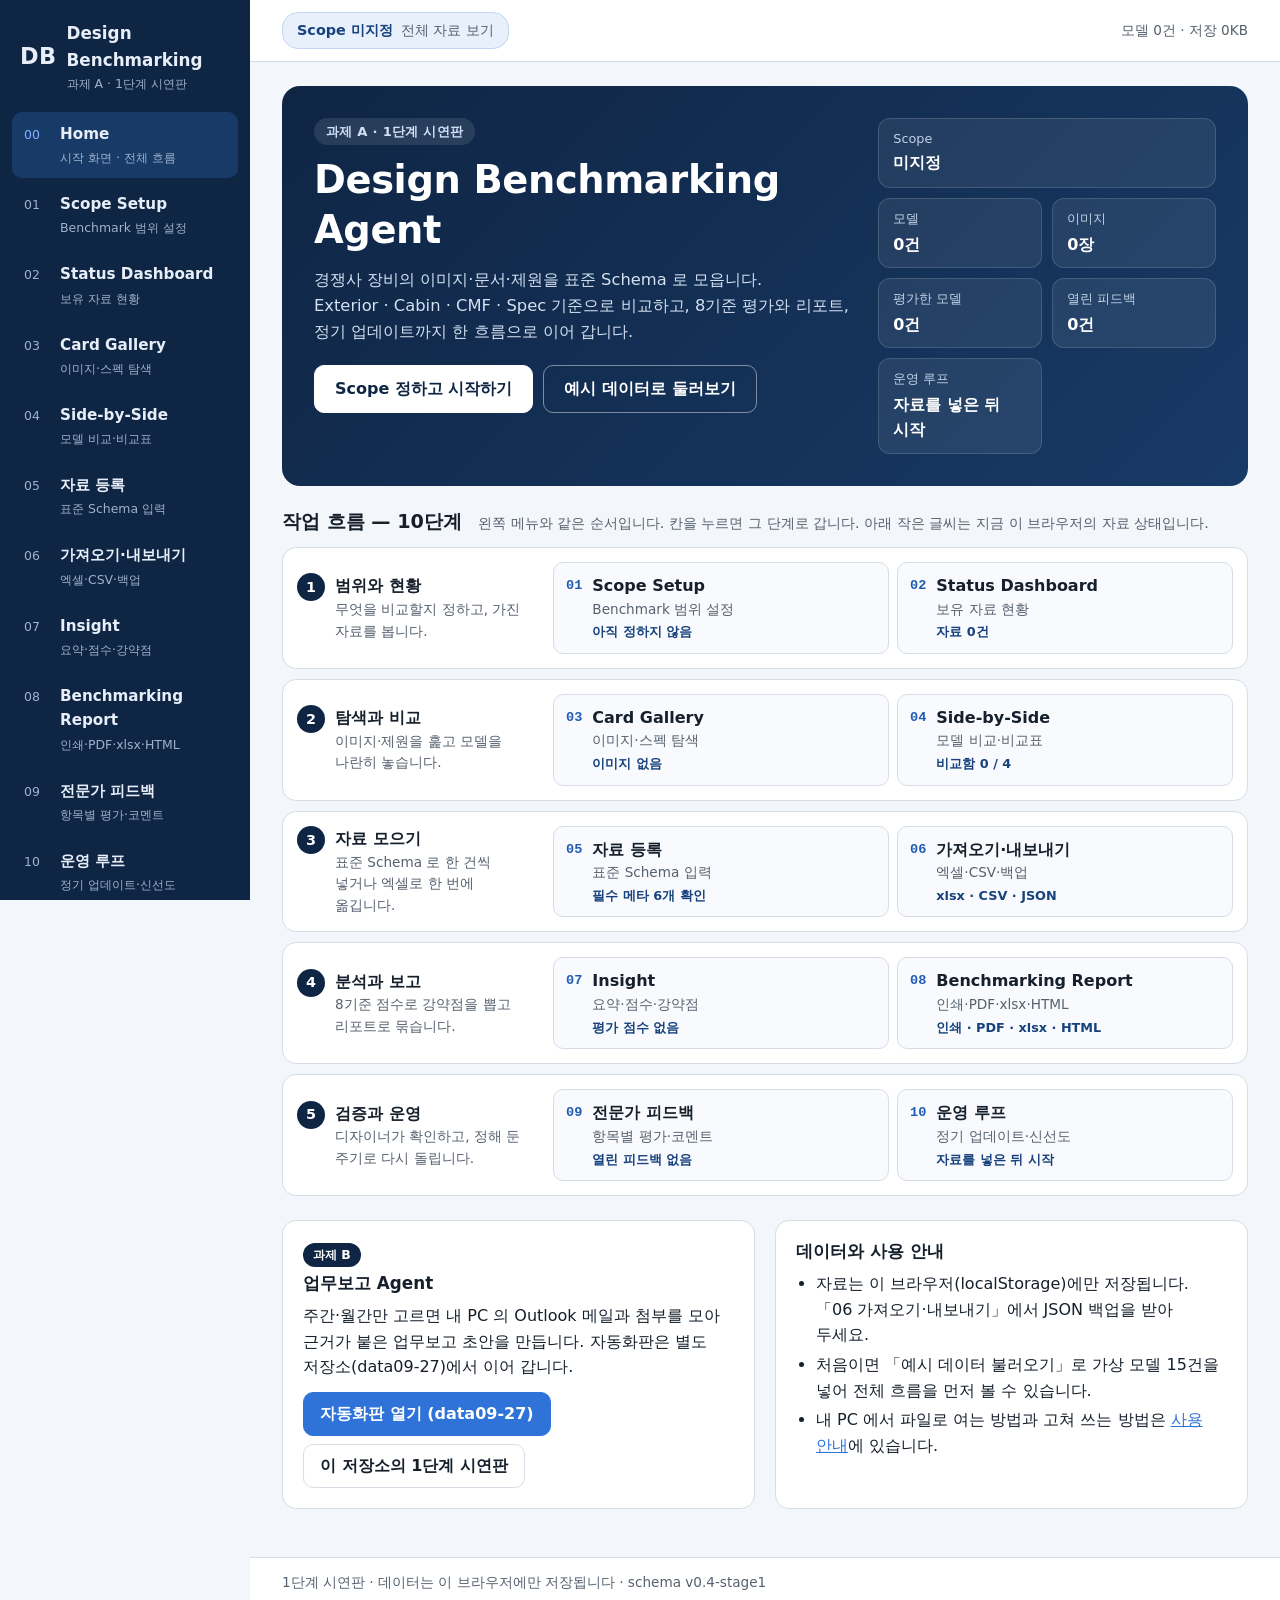
<file: index.html>
<!doctype html>
<html lang="ko">
<head>
  <meta charset="utf-8">
  <meta name="viewport" content="width=device-width, initial-scale=1">
  <title>Design Benchmarking Agent — 1단계</title>
  <meta name="description" content="Product Type·Tonnage·경쟁사·목적으로 Scope를 정하고, 경쟁사 장비 자료를 표준 Schema로 등록해 현황·갤러리·Side-by-Side 비교·비교표 내보내기를 하는 브라우저 도구(1단계 시연판)">
  <meta name="robots" content="noindex">
  <link rel="stylesheet" href="css/style.css">
</head>
<body>
  <a class="skip" href="#main">본문으로 건너뛰기</a>
  <div class="shell">
    <aside class="side" aria-label="주 메뉴">
      <a class="brand" href="#/home">
        <span class="brand-mark" aria-hidden="true">DB</span>
        <span class="brand-text">
          <span class="brand-name">Design Benchmarking</span>
          <span class="brand-sub">과제 A · 1단계 시연판</span>
        </span>
      </a>
      <nav class="nav" id="nav"></nav>
      <a class="side-switch" href="https://aebonlee.github.io/data09-27/">과제 B · 업무보고 Agent 로 <span class="side-switch-sub">data09-27 자동화판</span></a>
      <a class="side-switch" href="guide.html">내 PC 에서 쓰기 · 고쳐 쓰기 안내</a>
    </aside>

    <div class="body">
      <header class="topbar">
        <a class="scope-chip" id="scopeChip" href="#/scope"></a>
        <span class="topbar-note" id="storeNote"></span>
      </header>
      <div id="sampleBanner" class="sample-banner" hidden></div>
      <main id="main" class="main" tabindex="-1"></main>
      <footer class="site-footer">
        1단계 시연판 · 데이터는 이 브라우저에만 저장됩니다 · schema <span id="schemaVer"></span>
      </footer>
    </div>
  </div>

  <div id="toast" class="toast" role="status" aria-live="polite" hidden></div>

  <dialog id="dialog" class="dialog">
    <form method="dialog" class="dialog-body">
      <h2 id="dialogTitle"></h2>
      <div id="dialogContent"></div>
      <div class="dialog-actions" id="dialogActions"></div>
    </form>
  </dialog>

  <!-- 로컬 파일(file://)로 열어도 돌도록 module 이 아닌 일반 스크립트로 불러옵니다 -->
  <script src="vendor/xlsx.full.min.js"></script>
  <script src="js/logic.js"></script>
  <script src="js/sample-data.js"></script>
  <script src="js/store.js"></script>
  <script src="js/ai-endpoint.js"></script>
  <script src="js/ai-panel.js"></script>
  <script src="js/app.js"></script>
</body>
</html>
</file>
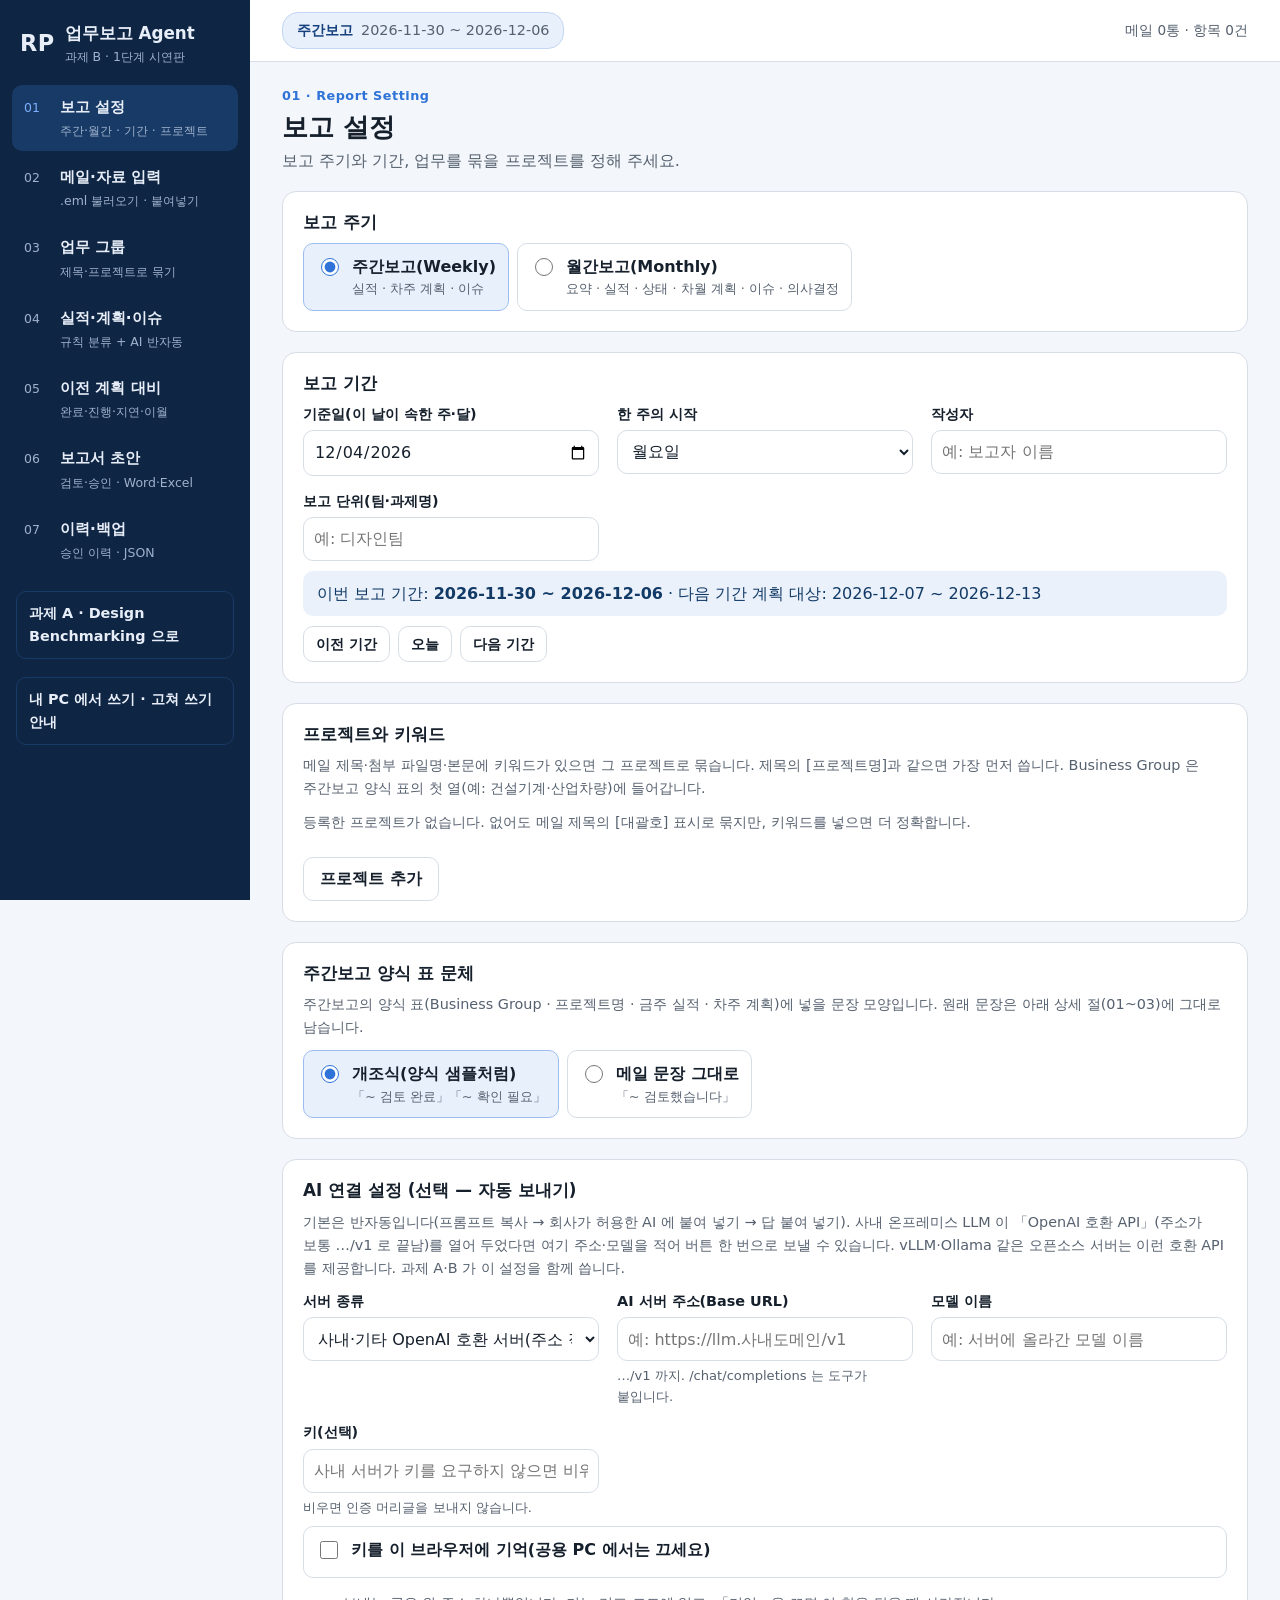
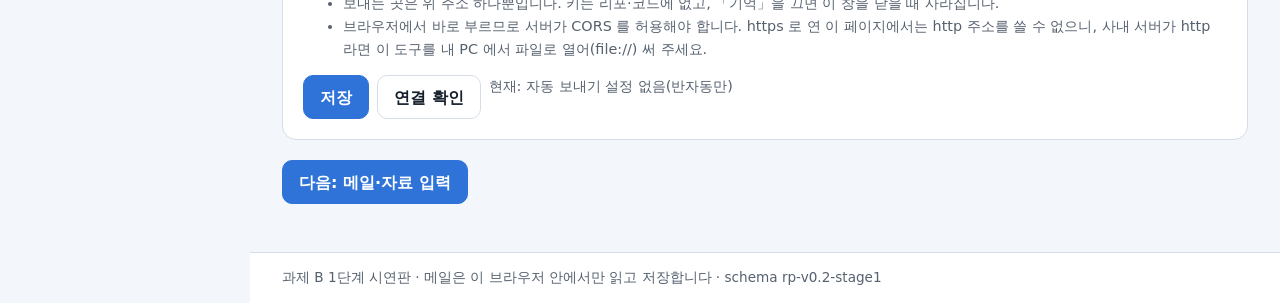
<file: report/index.html>
<!doctype html>
<html lang="ko">
<head>
  <meta charset="utf-8">
  <meta name="viewport" content="width=device-width, initial-scale=1">
  <title>업무보고 Agent — 과제 B</title>
  <meta name="description" content="Outlook 에서 저장한 메일(.eml)을 불러와 업무 단위로 묶고 실적·계획·이슈로 나눠, 근거 메일이 붙은 주간·월간 업무보고 초안을 만드는 브라우저 도구(과제 B 1단계 시연판)">
  <meta name="robots" content="noindex">
  <link rel="stylesheet" href="../css/style.css">
</head>
<body class="task-b">
  <a class="skip" href="#main">본문으로 건너뛰기</a>
  <div class="shell">
    <aside class="side" aria-label="주 메뉴">
      <a class="brand" href="#/setup">
        <span class="brand-mark" aria-hidden="true">RP</span>
        <span class="brand-text">
          <span class="brand-name">업무보고 Agent</span>
          <span class="brand-sub">과제 B · 1단계 시연판</span>
        </span>
      </a>
      <nav class="nav" id="nav"></nav>
      <a class="side-switch" href="../index.html">과제 A · Design Benchmarking 으로</a>
      <a class="side-switch" href="../guide.html">내 PC 에서 쓰기 · 고쳐 쓰기 안내</a>
    </aside>

    <div class="body">
      <header class="topbar">
        <a class="scope-chip" id="scopeChip" href="#/setup"></a>
        <span class="topbar-note" id="storeNote"></span>
      </header>
      <div id="sampleBanner" class="sample-banner" hidden></div>
      <main id="main" class="main" tabindex="-1"></main>
      <footer class="site-footer">
        과제 B 1단계 시연판 · 메일은 이 브라우저 안에서만 읽고 저장합니다 · schema <span id="schemaVer"></span>
      </footer>
    </div>
  </div>

  <div id="toast" class="toast" role="status" aria-live="polite" hidden></div>

  <dialog id="dialog" class="dialog">
    <form method="dialog" class="dialog-body">
      <h2 id="dialogTitle"></h2>
      <div id="dialogContent"></div>
      <div class="dialog-actions" id="dialogActions"></div>
    </form>
  </dialog>

  <!-- 로컬 파일(file://)로 열어도 돌도록 module 이 아닌 일반 스크립트로 불러옵니다 -->
  <script src="../vendor/xlsx.full.min.js"></script>
  <script src="../js/report-logic.js"></script>
  <script src="../js/report-sample.js"></script>
  <script src="../js/ai-endpoint.js"></script>
  <script src="../js/ai-panel.js"></script>
  <script src="../js/report-app.js"></script>
</body>
</html>
</file>
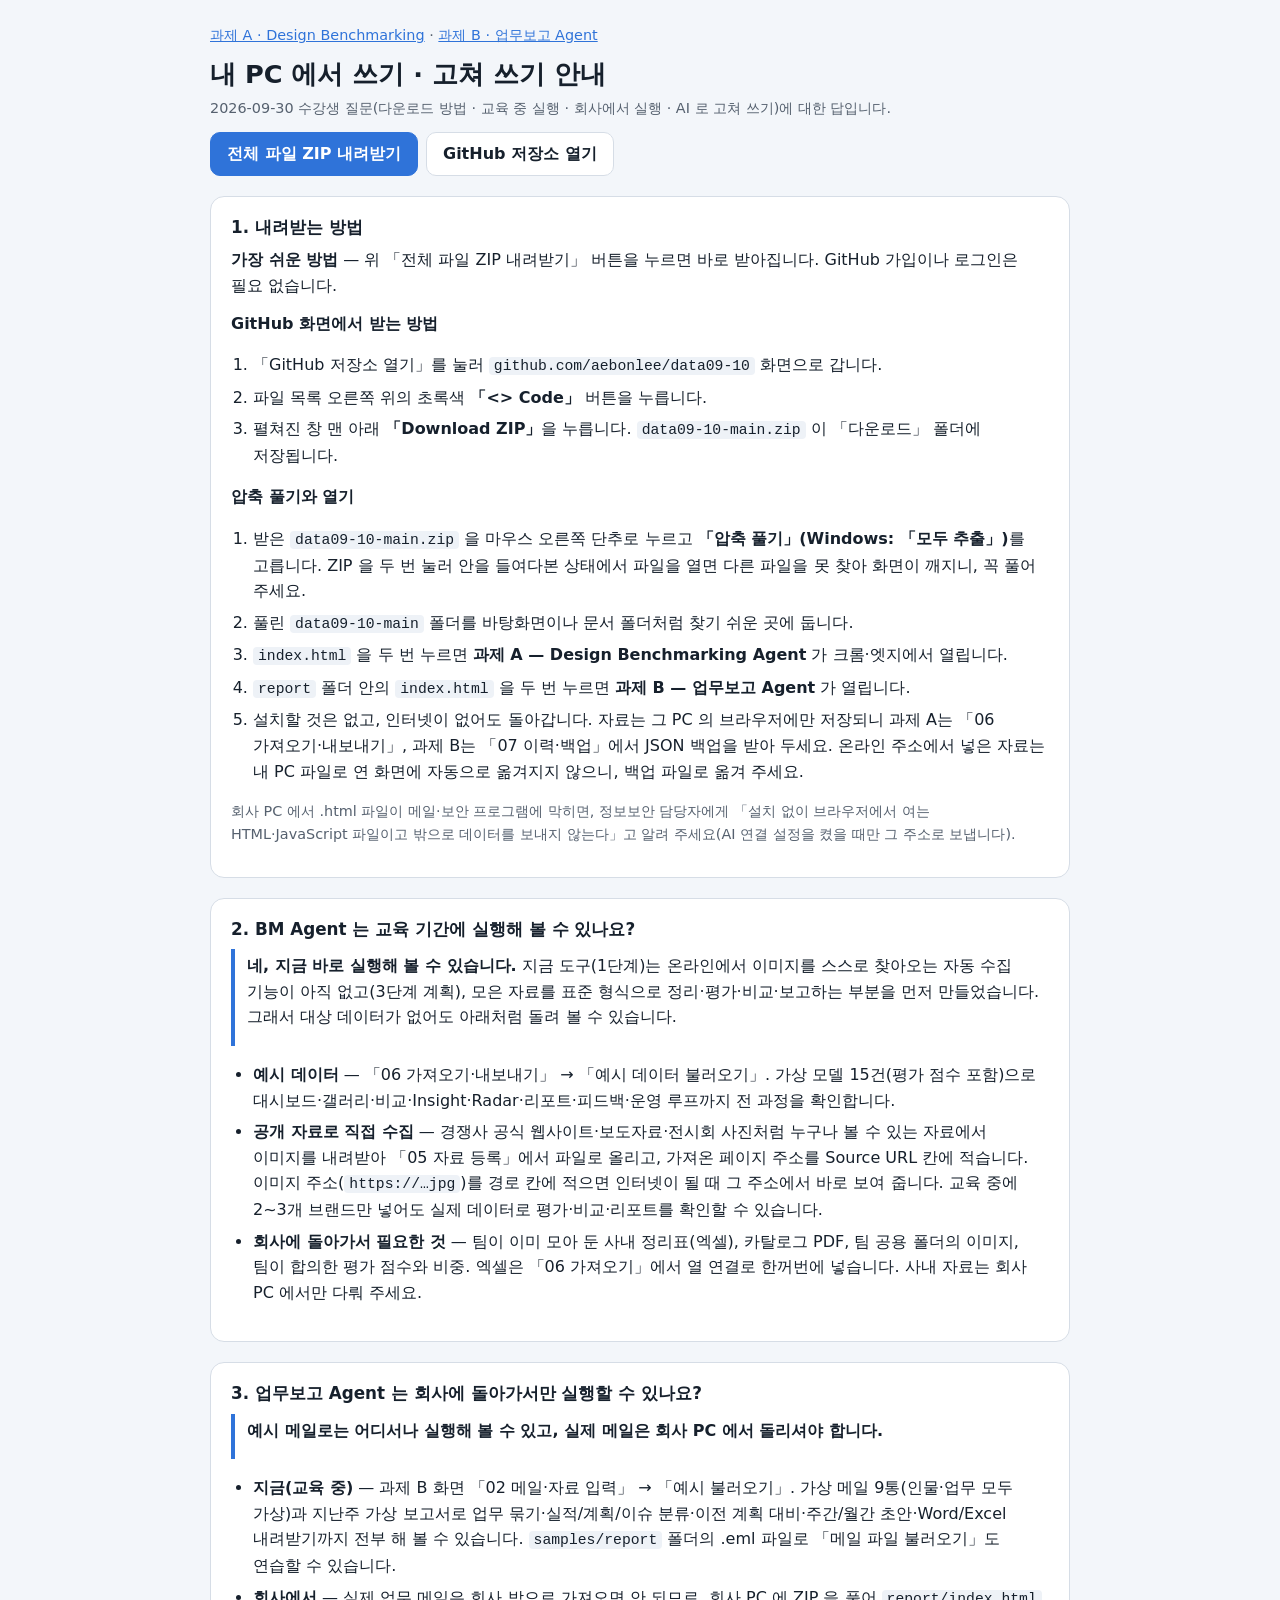
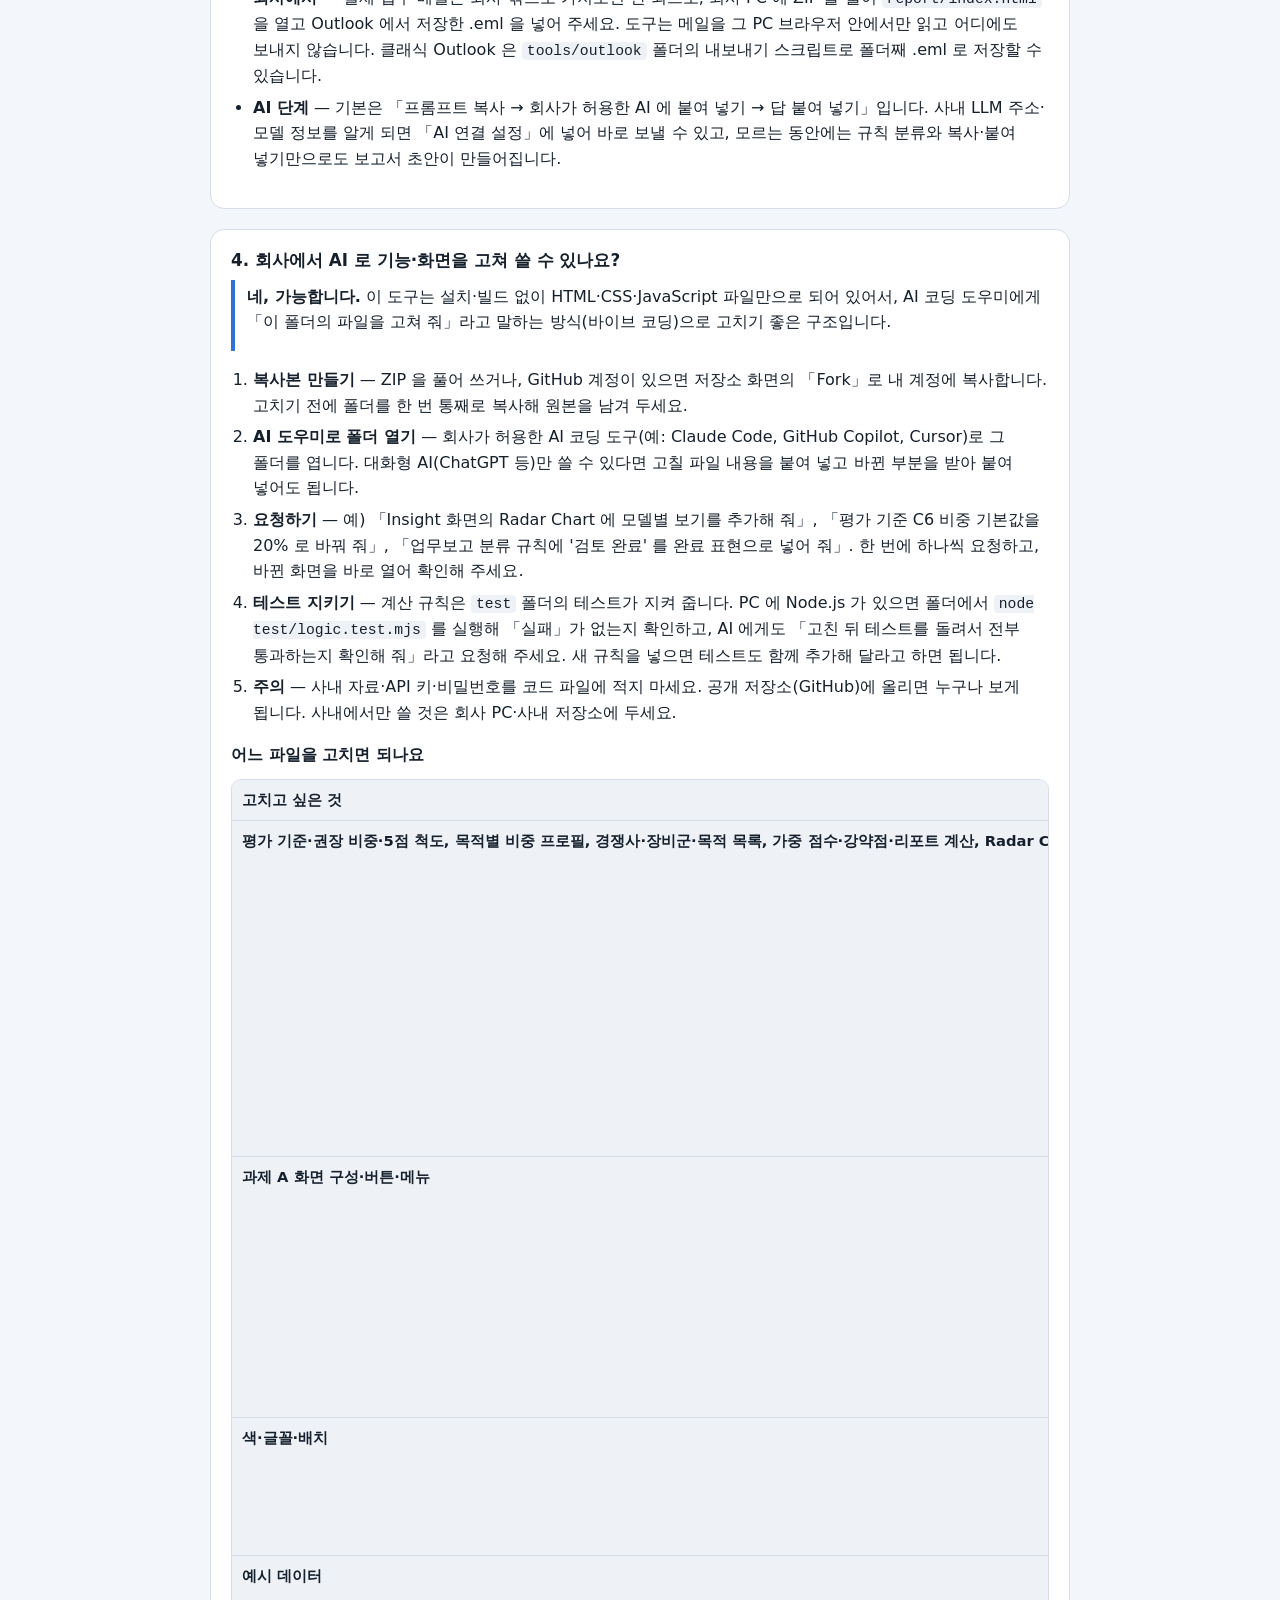
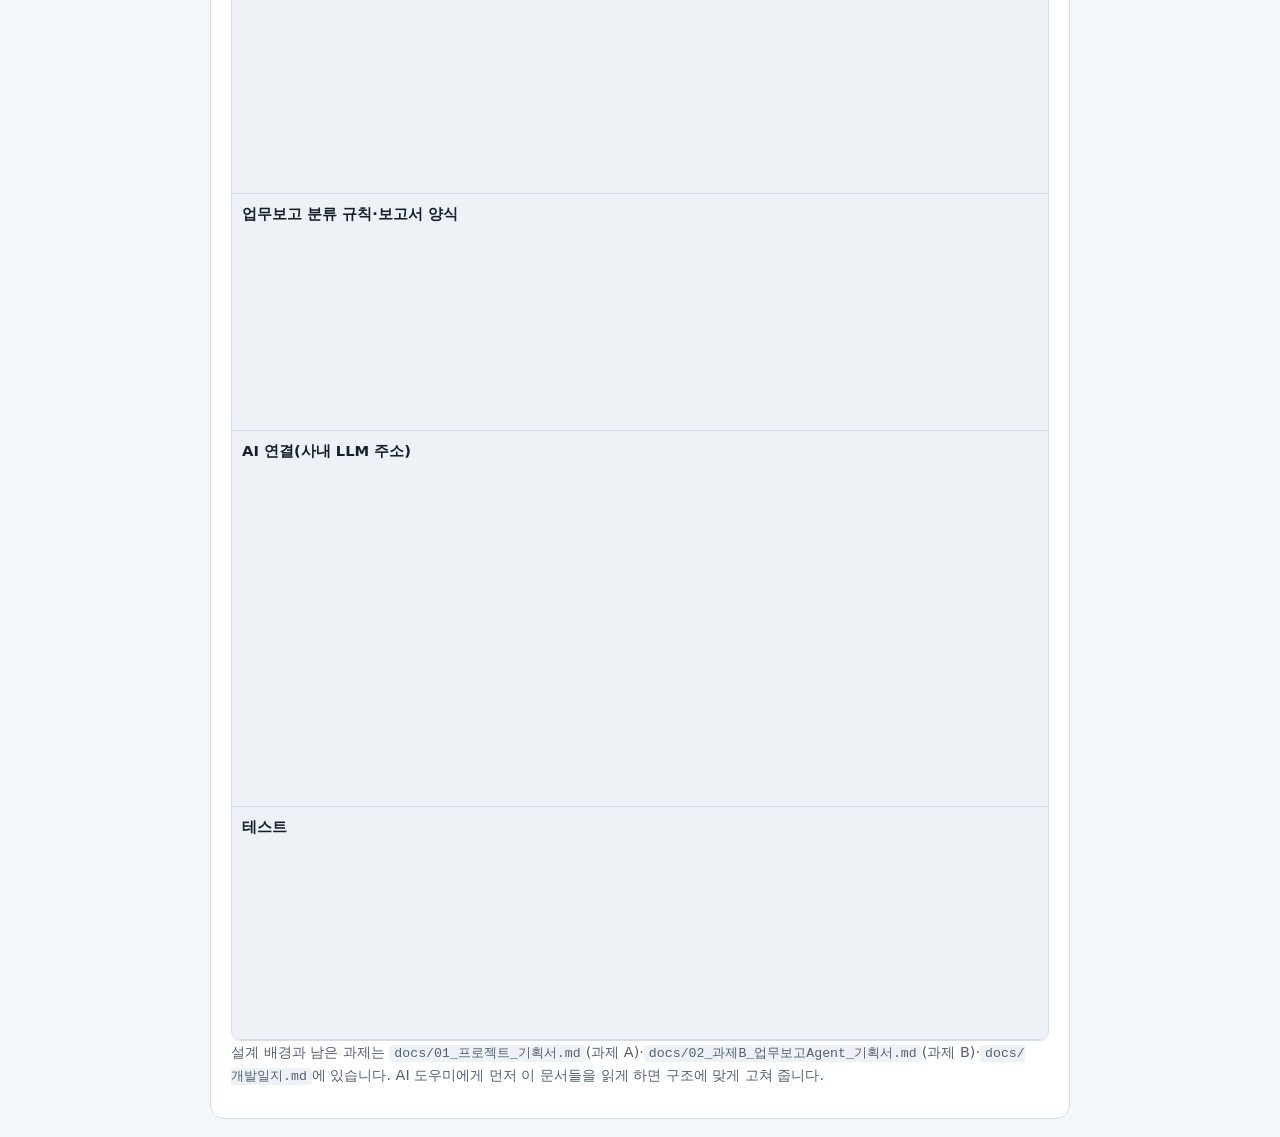
<file: guide.html>
<!doctype html>
<html lang="ko">
<head>
  <meta charset="utf-8">
  <meta name="viewport" content="width=device-width, initial-scale=1">
  <title>내 PC 에서 쓰기 — Design Benchmarking · 업무보고 Agent</title>
  <meta name="description" content="data09-10 도구를 내 PC 로 내려받아 쓰는 방법, 교육 기간·회사에서 실행할 수 있는 범위, AI 로 고쳐 쓰는 방법">
  <meta name="robots" content="noindex">
  <link rel="stylesheet" href="css/style.css">
  <style>
    .guide { max-width: calc(860px + 2 * var(--container-pad)); margin: 0 auto; padding: 24px var(--container-pad) 56px; }
    .guide h1 { font-size: 1.6rem; margin: 0 0 6px; }
    .guide h2 { margin-top: 0; }
    .guide ol, .guide ul { padding-left: 22px; }
    .guide li { margin: 6px 0; }
    .guide li > p, .guide .card > p { white-space: normal; }
    .guide code { background: #eef2f7; border-radius: 4px; padding: 1px 5px; font-size: .92em; overflow-wrap: anywhere; }
    .guide .answer { border-left: 4px solid var(--primary); padding: 4px 0 4px 12px; margin: 8px 0 12px; }
    .guide .files td, .guide .files th { vertical-align: top; }
    .guide .top-links { display: flex; flex-wrap: wrap; gap: 8px; margin: 12px 0 20px; }
  </style>
</head>
<body>
  <main class="guide" id="main">
    <p class="note"><a href="index.html">과제 A · Design Benchmarking</a> · <a href="report/index.html">과제 B · 업무보고 Agent</a></p>
    <h1>내 PC 에서 쓰기 · 고쳐 쓰기 안내</h1>
    <p class="note">2026-09-30 수강생 질문(다운로드 방법 · 교육 중 실행 · 회사에서 실행 · AI 로 고쳐 쓰기)에 대한 답입니다.</p>
    <div class="top-links">
      <a class="btn btn-primary" id="zip" href="https://github.com/aebonlee/data09-10/archive/refs/heads/main.zip">전체 파일 ZIP 내려받기</a>
      <a class="btn" href="https://github.com/aebonlee/data09-10">GitHub 저장소 열기</a>
    </div>

    <section class="card" id="download">
      <h2>1. 내려받는 방법</h2>
      <p><strong>가장 쉬운 방법</strong> — 위 「전체 파일 ZIP 내려받기」 버튼을 누르면 바로 받아집니다. GitHub 가입이나 로그인은 필요 없습니다.</p>
      <p><strong>GitHub 화면에서 받는 방법</strong></p>
      <ol>
        <li>「GitHub 저장소 열기」를 눌러 <code>github.com/aebonlee/data09-10</code> 화면으로 갑니다.</li>
        <li>파일 목록 오른쪽 위의 초록색 <strong>「&lt;&gt; Code」</strong> 버튼을 누릅니다.</li>
        <li>펼쳐진 창 맨 아래 <strong>「Download ZIP」</strong>을 누릅니다. <code>data09-10-main.zip</code> 이 「다운로드」 폴더에 저장됩니다.</li>
      </ol>
      <p><strong>압축 풀기와 열기</strong></p>
      <ol>
        <li>받은 <code>data09-10-main.zip</code> 을 마우스 오른쪽 단추로 누르고 <strong>「압축 풀기」(Windows: 「모두 추출」)</strong>를 고릅니다. ZIP 을 두 번 눌러 안을 들여다본 상태에서 파일을 열면 다른 파일을 못 찾아 화면이 깨지니, 꼭 풀어 주세요.</li>
        <li>풀린 <code>data09-10-main</code> 폴더를 바탕화면이나 문서 폴더처럼 찾기 쉬운 곳에 둡니다.</li>
        <li><code>index.html</code> 을 두 번 누르면 <strong>과제 A — Design Benchmarking Agent</strong> 가 크롬·엣지에서 열립니다.</li>
        <li><code>report</code> 폴더 안의 <code>index.html</code> 을 두 번 누르면 <strong>과제 B — 업무보고 Agent</strong> 가 열립니다.</li>
        <li>설치할 것은 없고, 인터넷이 없어도 돌아갑니다. 자료는 그 PC 의 브라우저에만 저장되니 과제 A는 「06 가져오기·내보내기」, 과제 B는 「07 이력·백업」에서 JSON 백업을 받아 두세요. 온라인 주소에서 넣은 자료는 내 PC 파일로 연 화면에 자동으로 옮겨지지 않으니, 백업 파일로 옮겨 주세요.</li>
      </ol>
      <p class="note">회사 PC 에서 .html 파일이 메일·보안 프로그램에 막히면, 정보보안 담당자에게 「설치 없이 브라우저에서 여는 HTML·JavaScript 파일이고 밖으로 데이터를 보내지 않는다」고 알려 주세요(AI 연결 설정을 켰을 때만 그 주소로 보냅니다).</p>
    </section>

    <section class="card" id="bm">
      <h2>2. BM Agent 는 교육 기간에 실행해 볼 수 있나요?</h2>
      <div class="answer">
        <p><strong>네, 지금 바로 실행해 볼 수 있습니다.</strong> 지금 도구(1단계)는 온라인에서 이미지를 스스로 찾아오는 자동 수집 기능이 아직 없고(3단계 계획), 모은 자료를 표준 형식으로 정리·평가·비교·보고하는 부분을 먼저 만들었습니다. 그래서 대상 데이터가 없어도 아래처럼 돌려 볼 수 있습니다.</p>
      </div>
      <ul>
        <li><strong>예시 데이터</strong> — 「06 가져오기·내보내기」 → 「예시 데이터 불러오기」. 가상 모델 15건(평가 점수 포함)으로 대시보드·갤러리·비교·Insight·Radar·리포트·피드백·운영 루프까지 전 과정을 확인합니다.</li>
        <li><strong>공개 자료로 직접 수집</strong> — 경쟁사 공식 웹사이트·보도자료·전시회 사진처럼 누구나 볼 수 있는 자료에서 이미지를 내려받아 「05 자료 등록」에서 파일로 올리고, 가져온 페이지 주소를 Source URL 칸에 적습니다. 이미지 주소(<code>https://…jpg</code>)를 경로 칸에 적으면 인터넷이 될 때 그 주소에서 바로 보여 줍니다. 교육 중에 2~3개 브랜드만 넣어도 실제 데이터로 평가·비교·리포트를 확인할 수 있습니다.</li>
        <li><strong>회사에 돌아가서 필요한 것</strong> — 팀이 이미 모아 둔 사내 정리표(엑셀), 카탈로그 PDF, 팀 공용 폴더의 이미지, 팀이 합의한 평가 점수와 비중. 엑셀은 「06 가져오기」에서 열 연결로 한꺼번에 넣습니다. 사내 자료는 회사 PC 에서만 다뤄 주세요.</li>
      </ul>
    </section>

    <section class="card" id="report-agent">
      <h2>3. 업무보고 Agent 는 회사에 돌아가서만 실행할 수 있나요?</h2>
      <div class="answer">
        <p><strong>예시 메일로는 어디서나 실행해 볼 수 있고, 실제 메일은 회사 PC 에서 돌리셔야 합니다.</strong></p>
      </div>
      <ul>
        <li><strong>지금(교육 중)</strong> — 과제 B 화면 「02 메일·자료 입력」 → 「예시 불러오기」. 가상 메일 9통(인물·업무 모두 가상)과 지난주 가상 보고서로 업무 묶기·실적/계획/이슈 분류·이전 계획 대비·주간/월간 초안·Word/Excel 내려받기까지 전부 해 볼 수 있습니다. <code>samples/report</code> 폴더의 .eml 파일로 「메일 파일 불러오기」도 연습할 수 있습니다.</li>
        <li><strong>회사에서</strong> — 실제 업무 메일은 회사 밖으로 가져오면 안 되므로, 회사 PC 에 ZIP 을 풀어 <code>report/index.html</code> 을 열고 Outlook 에서 저장한 .eml 을 넣어 주세요. 도구는 메일을 그 PC 브라우저 안에서만 읽고 어디에도 보내지 않습니다. 클래식 Outlook 은 <code>tools/outlook</code> 폴더의 내보내기 스크립트로 폴더째 .eml 로 저장할 수 있습니다.</li>
        <li><strong>AI 단계</strong> — 기본은 「프롬프트 복사 → 회사가 허용한 AI 에 붙여 넣기 → 답 붙여 넣기」입니다. 사내 LLM 주소·모델 정보를 알게 되면 「AI 연결 설정」에 넣어 바로 보낼 수 있고, 모르는 동안에는 규칙 분류와 복사·붙여 넣기만으로도 보고서 초안이 만들어집니다.</li>
      </ul>
    </section>

    <section class="card" id="vibe">
      <h2>4. 회사에서 AI 로 기능·화면을 고쳐 쓸 수 있나요?</h2>
      <div class="answer">
        <p><strong>네, 가능합니다.</strong> 이 도구는 설치·빌드 없이 HTML·CSS·JavaScript 파일만으로 되어 있어서, AI 코딩 도우미에게 「이 폴더의 파일을 고쳐 줘」라고 말하는 방식(바이브 코딩)으로 고치기 좋은 구조입니다.</p>
      </div>
      <ol>
        <li><strong>복사본 만들기</strong> — ZIP 을 풀어 쓰거나, GitHub 계정이 있으면 저장소 화면의 「Fork」로 내 계정에 복사합니다. 고치기 전에 폴더를 한 번 통째로 복사해 원본을 남겨 두세요.</li>
        <li><strong>AI 도우미로 폴더 열기</strong> — 회사가 허용한 AI 코딩 도구(예: Claude Code, GitHub Copilot, Cursor)로 그 폴더를 엽니다. 대화형 AI(ChatGPT 등)만 쓸 수 있다면 고칠 파일 내용을 붙여 넣고 바뀐 부분을 받아 붙여 넣어도 됩니다.</li>
        <li><strong>요청하기</strong> — 예) 「Insight 화면의 Radar Chart 에 모델별 보기를 추가해 줘」, 「평가 기준 C6 비중 기본값을 20% 로 바꿔 줘」, 「업무보고 분류 규칙에 '검토 완료' 를 완료 표현으로 넣어 줘」. 한 번에 하나씩 요청하고, 바뀐 화면을 바로 열어 확인해 주세요.</li>
        <li><strong>테스트 지키기</strong> — 계산 규칙은 <code>test</code> 폴더의 테스트가 지켜 줍니다. PC 에 Node.js 가 있으면 폴더에서 <code>node test/logic.test.mjs</code> 를 실행해 「실패」가 없는지 확인하고, AI 에게도 「고친 뒤 테스트를 돌려서 전부 통과하는지 확인해 줘」라고 요청해 주세요. 새 규칙을 넣으면 테스트도 함께 추가해 달라고 하면 됩니다.</li>
        <li><strong>주의</strong> — 사내 자료·API 키·비밀번호를 코드 파일에 적지 마세요. 공개 저장소(GitHub)에 올리면 누구나 보게 됩니다. 사내에서만 쓸 것은 회사 PC·사내 저장소에 두세요.</li>
      </ol>
      <p><strong>어느 파일을 고치면 되나요</strong></p>
      <div class="table-wrap"><table class="list files">
        <thead><tr><th scope="col">고치고 싶은 것</th><th scope="col">파일</th></tr></thead>
        <tbody>
          <tr><th scope="row">평가 기준·권장 비중·5점 척도, 목적별 비중 프로필, 경쟁사·장비군·목적 목록, 가중 점수·강약점·리포트 계산, Radar Chart</th><td><code>js/logic.js</code> (<code>SCORE_AXES</code> · <code>WEIGHT_PRESETS</code> · <code>BRANDS</code> · <code>PURPOSES</code> · <code>radarSvg</code>)</td></tr>
          <tr><th scope="row">과제 A 화면 구성·버튼·메뉴</th><td><code>js/app.js</code> (메뉴는 <code>NAV</code>, 화면마다 <code>viewInsight</code> · <code>viewReport</code> …)</td></tr>
          <tr><th scope="row">색·글꼴·배치</th><td><code>css/style.css</code> (과제 A·B 공용)</td></tr>
          <tr><th scope="row">예시 데이터</th><td><code>js/sample-data.js</code> (과제 B: <code>js/report-sample.js</code>)</td></tr>
          <tr><th scope="row">업무보고 분류 규칙·보고서 양식</th><td><code>js/report-logic.js</code> (계산) · <code>js/report-app.js</code> (화면)</td></tr>
          <tr><th scope="row">AI 연결(사내 LLM 주소)</th><td><code>js/ai-endpoint.js</code> · <code>js/ai-panel.js</code> — 주소·키는 코드가 아니라 화면의 「AI 연결 설정」에 넣습니다</td></tr>
          <tr><th scope="row">테스트</th><td><code>test/logic.test.mjs</code> (과제 A, 과제 B·공용 테스트도 함께 실행)</td></tr>
        </tbody>
      </table></div>
      <p class="note">설계 배경과 남은 과제는 <code>docs/01_프로젝트_기획서.md</code>(과제 A)·<code>docs/02_과제B_업무보고Agent_기획서.md</code>(과제 B)·<code>docs/개발일지.md</code>에 있습니다. AI 도우미에게 먼저 이 문서들을 읽게 하면 구조에 맞게 고쳐 줍니다.</p>
    </section>
  </main>
</body>
</html>
</file>
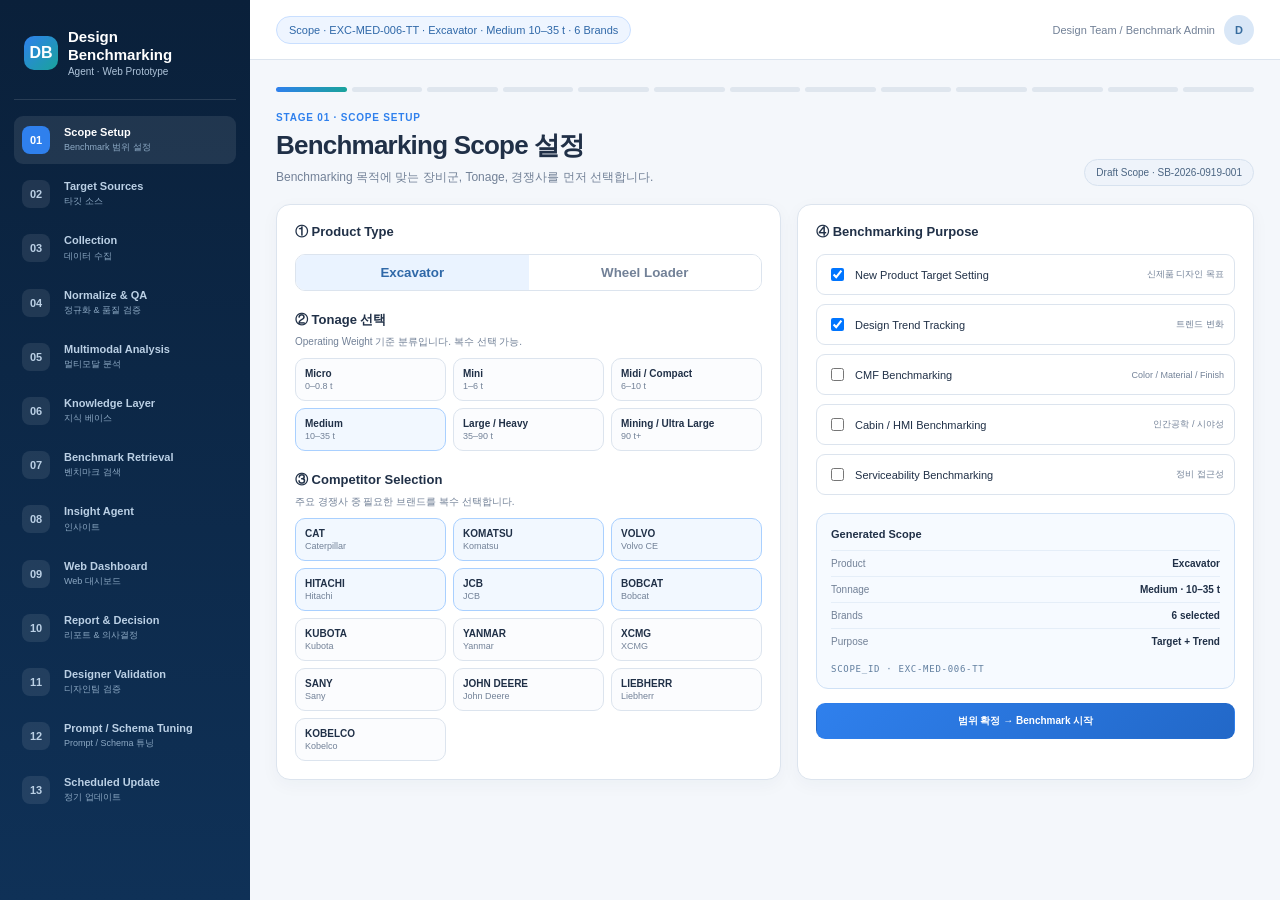
<file: docs/source/2026-09-29_AgentProto_index.html>
<!doctype html>
<html lang="ko">
<head>
<meta charset="utf-8">
<meta name="viewport" content="width=device-width, initial-scale=1">
<title>Design Benchmarking Agent · Web Prototype</title>
<style>
:root {
  --navy:#0B2340; --navy2:#12365E; --blue:#2F80ED; --teal:#19A39B;
  --green:#2FA36B; --amber:#E6A23C; --red:#E25A5A; --purple:#7B61C6;
  --bg:#F4F7FB; --panel:#FFFFFF; --line:#DCE4EE; --text:#203047; --muted:#728197;
}
* { box-sizing:border-box; }
body { margin:0; font-family:"Noto Sans KR","Segoe UI",Arial,sans-serif; background:var(--bg); color:var(--text); }
.app { display:grid; grid-template-columns:250px 1fr; min-height:100vh; }
.sidebar { background:linear-gradient(180deg,#0A203A,#0F3157); color:white; padding:20px 14px; position:sticky; top:0; height:100vh; }
.brand { display:flex; align-items:center; gap:10px; padding:8px 10px 22px; border-bottom:1px solid rgba(255,255,255,.12); }
.logo { width:34px;height:34px;border-radius:10px;background:linear-gradient(135deg,#2F80ED,#19A39B); display:grid;place-items:center;font-weight:800; }
.brand b { font-size:15px; } .brand span { display:block;color:#AFC4DA;font-size:10px;margin-top:2px; }
.nav { margin-top:16px; display:grid; gap:6px; }
.nav-stage { width:100%; border:0; background:transparent; color:#BBD0E5; display:grid; grid-template-columns:34px 1fr; gap:8px; text-align:left; padding:10px 8px; border-radius:9px; cursor:pointer; }
.nav-stage:hover,.nav-stage.active { background:rgba(255,255,255,.09); color:white; }
.stage-num { width:28px;height:28px;border-radius:8px;background:rgba(255,255,255,.09); display:grid;place-items:center;font-size:11px;font-weight:700; }
.nav-stage.active .stage-num { background:#2F80ED; }
.nav-stage b { display:block; font-size:11px; line-height:1.2; }
.nav-stage small { display:block; margin-top:2px; font-size:9px; color:#8DA9C4; }
.content { min-width:0; }
.topbar { height:60px; background:#fff; border-bottom:1px solid var(--line); display:flex; align-items:center; justify-content:space-between; padding:0 26px; position:sticky; top:0; z-index:5; }
.scope-pill { background:#EEF5FF; color:#2F68A8; border:1px solid #C9DFFF; padding:7px 12px; border-radius:999px; font-size:11px; }
.user { display:flex; align-items:center; gap:9px; font-size:11px; color:var(--muted); }
.avatar { width:30px;height:30px;border-radius:50%;background:#D9E7F7;display:grid;place-items:center;color:#376C9E;font-weight:700; }
.main { padding:24px 26px 40px; max-width:1500px; margin:0 auto; width:100%; }
.progressbar { display:flex; align-items:center; gap:5px; margin:3px 0 20px; }
.p-dot { flex:1; height:5px; border-radius:999px; background:#DFE6EE; }
.p-dot.active { background:linear-gradient(90deg,#2F80ED,#19A39B); }
.page-head { display:flex; align-items:flex-end; justify-content:space-between; gap:20px; margin-bottom:18px; }
.eyebrow { color:#2F80ED; font-weight:800; font-size:10px; letter-spacing:.08em; }
h2 { margin:5px 0 6px; font-size:26px; letter-spacing:-.03em; } p { margin:0; color:var(--muted); font-size:12px; }
.status-pill { background:#EEF3FA;color:#4B6582;border:1px solid #D7E2EF;border-radius:999px;padding:7px 11px;font-size:10px;white-space:nowrap; }
.status-pill.green { background:#EDF9F2;color:#287C52;border-color:#CFEFDD; }
.status-pill.amber { background:#FFF7E9;color:#9A6B1C;border-color:#F1DCB0; }
.status-pill.purple { background:#F3EFFC;color:#6954A5;border-color:#DDD3F5; }
.status-pill.blue { background:#EEF5FF;color:#2F68A8;border-color:#C9DFFF; }
.status-pill.teal { background:#ECFAF8;color:#218176;border-color:#C9EFEA; }
.grid-2 { display:grid; grid-template-columns:1.05fr .95fr; gap:16px; }
.panel { background:var(--panel); border:1px solid var(--line); border-radius:14px; padding:18px; box-shadow:0 5px 18px rgba(25,51,84,.04); }
.panel-title { font-size:13px;font-weight:800;margin-bottom:13px; } .mt { margin-top:20px; }
.section-note { color:var(--muted);font-size:10px;margin:-7px 0 9px; }
.segmented { display:grid;grid-template-columns:1fr 1fr;border:1px solid var(--line);border-radius:10px;overflow:hidden; }
.segmented button { border:0;background:#fff;padding:10px; font-weight:700;color:var(--muted);cursor:pointer; }
.segmented button.active { background:#EAF3FF;color:#2F68A8; }
.chip-grid { display:grid;grid-template-columns:repeat(3,1fr);gap:7px; }
.check-chip,.radio-chip { position:relative;display:flex;flex-direction:column;gap:2px;padding:9px;border:1px solid var(--line);border-radius:10px;background:#FBFCFE;cursor:pointer; }
.check-chip input,.radio-chip input { position:absolute;opacity:0; }
.check-chip:has(input:checked),.radio-chip:has(input:checked) { border-color:#A9D0FF;background:#F2F8FF; }
.check-chip span,.radio-chip span { font-size:10px;font-weight:800; } .check-chip small,.radio-chip small { font-size:9px;color:var(--muted); }
.brands { grid-template-columns:repeat(3,1fr); }
.purpose-list { display:grid; gap:9px; }
.purpose-list label { border:1px solid var(--line); padding:10px;border-radius:9px;font-size:11px;display:flex;gap:8px;align-items:center; }
.purpose-list span { margin-left:auto;color:var(--muted);font-size:9px; }
.scope-preview { margin-top:18px;border:1px solid #CFE1F6;background:#F6FAFF;border-radius:12px;padding:14px; }
.preview-title { font-size:11px;font-weight:800;margin-bottom:10px; }
.scope-line { display:flex;justify-content:space-between;padding:7px 0;border-top:1px solid #E5EEF8;font-size:10px; }
.scope-line:first-of-type { border-top:0; } .scope-line span { color:var(--muted); }
.scope-id { margin-top:10px;color:#5F7D9E;font-size:9px;letter-spacing:.08em;font-family:monospace; }
.primary,.ghost { border-radius:9px;padding:10px 14px;border:1px solid transparent;cursor:pointer;font-weight:800;font-size:10px; }
.primary { background:linear-gradient(135deg,#2F80ED,#2268C8);color:#fff; }
.primary.wide { width:100%; margin-top:14px; }
.ghost { background:#fff;border-color:var(--line);color:#4A627D; }
.kpi-row { display:grid;grid-template-columns:repeat(4,1fr);gap:12px;margin-bottom:16px; }
.kpi { background:#fff;border:1px solid var(--line);border-radius:13px;padding:14px; }
.kpi span { display:block;color:var(--muted);font-size:10px; } .kpi b { display:block;font-size:23px;margin:4px 0; } .kpi small { color:#9AA9BA;font-size:9px; }
.table-head { display:flex;justify-content:space-between;align-items:center;margin-bottom:10px;font-size:12px; }
.data-table { width:100%;border-collapse:collapse;font-size:10px; } .data-table th,.data-table td { padding:9px;border-bottom:1px solid #EDF1F6;text-align:left; } .data-table th { color:var(--muted);font-weight:700;background:#FAFBFD; }
.dot { display:inline-block;width:7px;height:7px;border-radius:50%;margin-right:4px; } .green-dot {background:#2FA36B} .amber-dot {background:#E6A23C} .gray-dot {background:#B8C3D0}
.log-box { background:#F7F9FC;border:1px solid #ECF0F5;border-radius:10px;padding:10px;margin-top:12px;color:#6B7E94;font-family:monospace;font-size:9px;line-height:1.8; }
.pipeline-steps { display:grid;gap:10px; } .pstep { display:grid;grid-template-columns:28px 1fr auto;gap:10px;align-items:center;padding:10px;border:1px solid var(--line);border-radius:10px; } .pstep span { width:26px;height:26px;border-radius:8px;background:#EEF3FA;display:grid;place-items:center;font-weight:800;font-size:10px; } .pstep.done span { background:#E8F8EF;color:#2FA36B; } .pstep.active span { background:#EAF3FF;color:#2F80ED; } .pstep b { font-size:10px; } .pstep small { font-size:9px;color:var(--muted); }
.ingest-card { display:flex;align-items:center;gap:10px;padding:10px;border:1px solid #EDF1F6;border-radius:10px;margin-bottom:8px; } .file-icon { width:34px;height:34px;border-radius:9px;background:#EEF5FF;color:#2F80ED;display:grid;place-items:center;font-size:9px;font-weight:800; } .ingest-card div:nth-child(2) { flex:1; } .ingest-card b,.ingest-card span { display:block;font-size:10px; } .ingest-card span { color:var(--muted);margin-top:2px; } .ingest-card em { font-style:normal;font-size:9px;color:#2FA36B;background:#ECF8F1;padding:4px 7px;border-radius:999px; }
.qa-grid { display:grid;grid-template-columns:repeat(4,1fr);gap:10px; } .qa-item { padding:13px;border:1px solid var(--line);border-radius:11px; } .qa-item span { display:inline-grid;width:24px;height:24px;border-radius:8px;place-items:center;margin-bottom:8px;font-weight:900; } .qa-item b,.qa-item small { display:block; } .qa-item b { font-size:10px; } .qa-item small { color:var(--muted);font-size:9px;margin-top:2px; } .qa-item.ok span { background:#E8F8EF;color:#2FA36B; } .qa-item.warn span { background:#FFF6E4;color:#B27A1C; } .progress,.mini-progress { height:7px;background:#EEF2F6;border-radius:999px;overflow:hidden; } .progress span,.mini-progress i { display:block;height:100%;background:linear-gradient(90deg,#2F80ED,#19A39B);border-radius:999px; } .review-row { display:flex;align-items:center;gap:10px;margin-top:14px;padding-top:12px;border-top:1px solid #EDF1F6;font-size:10px; } .review-row span { margin-right:auto;color:var(--muted); }
.machine-thumb { position:relative; height:150px; border-radius:12px; overflow:hidden; background:linear-gradient(135deg,#EAF2F9,#DDE9F4); } .machine-thumb.big { height:280px; } .machine-thumb.yellow { background:linear-gradient(135deg,#F5F0DD,#EDE4B8); } .machine-thumb.blue { background:linear-gradient(135deg,#E9F3F9,#D5E8F3); } .machine-thumb.orange { background:linear-gradient(135deg,#F6ECE4,#E6D0BE); } .machine-thumb.white { background:linear-gradient(135deg,#F3F5F7,#E6EBF0); }
.machine-svg { position:absolute;left:10%;right:10%;bottom:10%;height:72%; }
.machine-svg .body { position:absolute;left:32%;bottom:28%;width:32%;height:28%;background:#D2A536;border-radius:9px 20px 9px 9px;box-shadow:0 10px 0 rgba(0,0,0,.03); } .blue .machine-svg .body { background:#5189AE; } .orange .machine-svg .body { background:#C66D38; } .white .machine-svg .body { background:#A9B1BA; }
.machine-svg .cab { position:absolute;left:43%;bottom:49%;width:18%;height:25%;background:rgba(25,50,70,.55);border:3px solid #19324D;border-radius:10px 10px 3px 3px; } .machine-svg .boom { position:absolute;left:25%;bottom:54%;width:35%;height:10%;background:#D2A536;transform:rotate(-20deg);transform-origin:right center;border-radius:8px; } .blue .machine-svg .boom,.blue .machine-svg .arm,.blue .machine-svg .bucket { background:#5189AE; } .orange .machine-svg .boom,.orange .machine-svg .arm,.orange .machine-svg .bucket { background:#C66D38; } .white .machine-svg .boom,.white .machine-svg .arm,.white .machine-svg .bucket { background:#A9B1BA; }
.machine-svg .arm { position:absolute;left:9%;bottom:61%;width:30%;height:8%;background:#D2A536;transform:rotate(-47deg);transform-origin:right center;border-radius:8px; } .machine-svg .bucket { position:absolute;left:2%;bottom:32%;width:14%;height:12%;background:#D2A536;border-radius:3px 3px 9px 9px;transform:rotate(-8deg); } .machine-svg .track { position:absolute;left:27%;bottom:16%;width:37%;height:13%;background:#283444;border-radius:30px; } .machine-svg .track.t2 { left:48%; }
.view-badge { position:absolute;top:10px;right:10px;background:rgba(255,255,255,.88);padding:4px 7px;border-radius:999px;color:#48617A;font-size:8px; }
.analysis-meta { display:flex;justify-content:space-between;margin-top:10px;font-size:10px; } .analysis-meta span { color:var(--muted); }
.axis { padding:12px 0;border-bottom:1px solid #EDF1F6; } .axis:last-child {border-bottom:0} .axis b,.axis span { display:block;font-size:10px; } .axis span { color:var(--muted);margin:4px 0 7px; } .axis .mini-progress { height:5px; }
.search-box { display:grid;grid-template-columns:1fr 90px;gap:8px;margin-bottom:10px; } .search-box input,.filter-row select,.dashboard-toolbar input,.dashboard-toolbar select { border:1px solid var(--line);border-radius:9px;padding:10px;font-size:10px;background:#fff;color:var(--text); } .filter-row,.dashboard-toolbar { display:flex;gap:7px;flex-wrap:wrap;margin-bottom:12px; } .filter-row select { min-width:130px; }
.card-grid,.gallery { display:grid;grid-template-columns:repeat(4,1fr);gap:12px; } .equipment-card { background:#fff;border:1px solid var(--line);border-radius:13px;overflow:hidden;box-shadow:0 4px 12px rgba(25,51,84,.04); } .card-body {padding:11px} .brand-line {display:flex;justify-content:space-between;gap:4px;font-size:9px;} .muted {color:var(--muted)} .card-body h4 {margin:4px 0 7px;font-size:14px} .metric-row {display:flex;justify-content:space-between;font-size:9px;padding:7px 0;border-top:1px solid #EDF1F6} .tag-row {display:flex;gap:4px;flex-wrap:wrap} .tag {background:#F1F5F9;color:#60758A;border-radius:999px;padding:3px 6px;font-size:8px;}
.dashboard-toolbar { align-items:center; } .dashboard-toolbar button {border:1px solid var(--line);background:#fff;padding:8px 12px;border-radius:9px;font-size:9px} .dashboard-toolbar button.active {background:#EAF3FF;color:#2F68A8;border-color:#BEDBFF}
.compare-bar {position:sticky;bottom:12px;background:#0D2D4D;color:#fff;padding:10px 14px;border-radius:11px;display:flex;align-items:center;gap:8px;margin-top:12px;box-shadow:0 8px 24px rgba(13,45,77,.25)} .compare-bar span {margin-right:auto;font-size:10px}
.insight-item { padding:12px 0;border-bottom:1px solid #EDF1F6; } .insight-item:last-child {border-bottom:0} .insight-item b,.insight-item span {display:block;font-size:10px} .insight-item span {color:var(--muted);margin-top:5px;line-height:1.55}
.position-map {height:250px;border:1px solid #EDF1F6;border-radius:12px;position:relative;background:linear-gradient(180deg,#FBFDFF,#F6F9FC);overflow:hidden} .axis-h,.axis-v {position:absolute;background:#CBD6E2} .axis-h {left:8%;right:8%;top:50%;height:1px} .axis-v {top:8%;bottom:8%;left:50%;width:1px} .bubble {position:absolute;padding:6px 9px;border-radius:999px;background:#EAF3FF;border:1px solid #BCD8FA;font-size:9px;font-weight:700} .b1 {left:25%;top:33%} .b2 {left:58%;top:42%} .b3 {left:68%;top:27%;background:#E8F8EF;border-color:#BEE5CF} .b4 {left:38%;top:61%;background:#FFF3E8;border-color:#E8CFAE} .map-label {position:absolute;color:#93A3B4;font-size:8px} .map-label.top {top:6px;left:50%;transform:translateX(-50%)} .map-label.bottom {bottom:6px;left:50%;transform:translateX(-50%)}
.white-space {margin-top:10px;padding:12px;border-radius:10px;background:#EEF8F4;border:1px solid #CAEBDD;display:flex;justify-content:space-between;font-size:10px}
.report-layout {display:grid;grid-template-columns:190px 1fr;gap:14px} .report-nav {background:#fff;border:1px solid var(--line);border-radius:12px;padding:12px;height:max-content} .report-nav b,.report-nav div {display:block;font-size:10px;padding:9px;border-bottom:1px solid #EDF1F6} .report-nav .on {background:#EEF5FF;color:#2F68A8;border-radius:7px;font-weight:800}
.report-preview {background:#E8EDF3;border-radius:12px;padding:22px;display:grid;grid-template-columns:1fr 1fr;gap:14px} .report-cover,.report-body {background:white;border-radius:5px;box-shadow:0 6px 18px rgba(25,51,84,.08)} .report-cover {padding:24px;min-height:520px;background:linear-gradient(145deg,#0D2745,#183D62);color:white;position:relative;overflow:hidden} .report-brand {font-size:8px;letter-spacing:.16em;color:#BFD5EA} .report-cover h1 {font-size:24px;line-height:1.15;margin-top:70px} .report-cover p {color:#BBD0E5;font-size:9px} .report-machines {position:absolute;left:30px;right:30px;bottom:40px;display:flex;gap:6px} .report-machines span {height:120px;flex:1;border-radius:8px;background:linear-gradient(135deg,#F1E8BF,#B99135);opacity:.9} .report-machines span:nth-child(2) {background:linear-gradient(135deg,#BFD8E7,#5E8CAA)} .report-machines span:nth-child(3) {background:linear-gradient(135deg,#E7D0BF,#BD6E3B)} .report-body {padding:22px} .report-body h3 {font-size:14px} .report-body li {font-size:10px;margin:12px 0;color:#5E6F80}
.review-card,.tuning-row,.version,.schedule-row {border:1px solid var(--line);border-radius:10px;padding:11px;margin-bottom:9px} .review-card b,.review-card p {font-size:10px} .review-card p {color:var(--muted);line-height:1.5} .confidence {font-size:9px;color:#2FA36B;background:#EDF9F2;border-radius:999px;padding:4px 7px;display:inline-block} .feedback {display:flex;gap:7px;align-items:center;padding:8px 0;font-size:10px} textarea {width:100%;min-height:94px;border:1px solid var(--line);border-radius:9px;padding:10px;resize:vertical;font:inherit;font-size:10px;margin:8px 0 10px} .version,.tuning-row,.schedule-row {display:flex;align-items:center;gap:10px;font-size:10px} .version span,.tuning-row span {color:var(--muted);margin-right:auto} .version em {font-style:normal;font-size:8px;color:#2FA36B;background:#EDF9F2;padding:3px 6px;border-radius:999px} .switch {margin-left:auto;position:relative;width:38px;height:20px} .switch input {opacity:0;width:0;height:0} .switch i {position:absolute;inset:0;background:#CBD5E0;border-radius:20px} .switch i:after {content:"";position:absolute;left:2px;top:2px;width:16px;height:16px;background:#fff;border-radius:50%;transition:.2s} .switch input:checked + i {background:#2F80ED} .switch input:checked + i:after {transform:translateX(18px)} .timeline {display:grid;gap:10px} .timeline div {padding:10px;border-left:3px solid #CFE1F6;background:#F8FAFC;font-size:9px} .timeline b {display:block;margin-bottom:4px;color:#2F68A8} .ops-summary {margin-top:13px;border-radius:10px;background:#EEF7FF;padding:13px;display:grid;grid-template-columns:1fr auto;gap:3px} .ops-summary span,.ops-summary small {color:var(--muted);font-size:9px} .ops-summary b {font-size:20px;grid-row:span 2} .loop-note {margin-top:14px;padding:10px 12px;border:1px dashed #A8B8C8;border-radius:10px;color:#5D7288;background:#FBFCFE;font-size:10px}
@media (max-width:1000px) {
  .app {grid-template-columns:200px 1fr} .card-grid,.gallery {grid-template-columns:repeat(3,1fr)} .chip-grid.brands {grid-template-columns:repeat(2,1fr)} 
}
</style>
</head>
<body>
<div class="app">
  <aside class="sidebar">
    <div class="brand"><div class="logo">DB</div><div><b>Design Benchmarking</b><span>Agent · Web Prototype</span></div></div>
    <div class="nav"><button class="nav-stage active" data-page="1"><span class="stage-num">01</span><span><b>Scope Setup</b><small>Benchmark 범위 설정</small></span></button><button class="nav-stage " data-page="2"><span class="stage-num">02</span><span><b>Target Sources</b><small>타깃 소스</small></span></button><button class="nav-stage " data-page="3"><span class="stage-num">03</span><span><b>Collection</b><small>데이터 수집</small></span></button><button class="nav-stage " data-page="4"><span class="stage-num">04</span><span><b>Normalize & QA</b><small>정규화 & 품질 검증</small></span></button><button class="nav-stage " data-page="5"><span class="stage-num">05</span><span><b>Multimodal Analysis</b><small>멀티모달 분석</small></span></button><button class="nav-stage " data-page="6"><span class="stage-num">06</span><span><b>Knowledge Layer</b><small>지식 베이스</small></span></button><button class="nav-stage " data-page="7"><span class="stage-num">07</span><span><b>Benchmark Retrieval</b><small>벤치마크 검색</small></span></button><button class="nav-stage " data-page="8"><span class="stage-num">08</span><span><b>Insight Agent</b><small>인사이트</small></span></button><button class="nav-stage " data-page="9"><span class="stage-num">09</span><span><b>Web Dashboard</b><small>Web 대시보드</small></span></button><button class="nav-stage " data-page="10"><span class="stage-num">10</span><span><b>Report & Decision</b><small>리포트 & 의사결정</small></span></button><button class="nav-stage " data-page="11"><span class="stage-num">11</span><span><b>Designer Validation</b><small>디자인팀 검증</small></span></button><button class="nav-stage " data-page="12"><span class="stage-num">12</span><span><b>Prompt / Schema Tuning</b><small>Prompt / Schema 튜닝</small></span></button><button class="nav-stage " data-page="13"><span class="stage-num">13</span><span><b>Scheduled Update</b><small>정기 업데이트</small></span></button></div>
  </aside>
  <main class="content">
    <div class="topbar">
      <div class="scope-pill">Scope · EXC-MED-006-TT · Excavator · Medium 10–35 t · 6 Brands</div>
      <div class="user"><span>Design Team / Benchmark Admin</span><div class="avatar">D</div></div>
    </div>
    <div class="main">
      <div class="progressbar"><span class="p-dot active" data-dot="1"></span><span class="p-dot " data-dot="2"></span><span class="p-dot " data-dot="3"></span><span class="p-dot " data-dot="4"></span><span class="p-dot " data-dot="5"></span><span class="p-dot " data-dot="6"></span><span class="p-dot " data-dot="7"></span><span class="p-dot " data-dot="8"></span><span class="p-dot " data-dot="9"></span><span class="p-dot " data-dot="10"></span><span class="p-dot " data-dot="11"></span><span class="p-dot " data-dot="12"></span><span class="p-dot " data-dot="13"></span></div>
      <div id="page-root"></div>
    </div>
  </main>
</div>
<script>
const pages = {"1": "\n<div class=\"page-head\">\n  <div><div class=\"eyebrow\">STAGE 01 · SCOPE SETUP</div><h2>Benchmarking Scope 설정</h2><p>Benchmarking 목적에 맞는 장비군, Tonage, 경쟁사를 먼저 선택합니다.</p></div>\n  <div class=\"status-pill\">Draft Scope · SB-2026-0919-001</div>\n</div>\n<div class=\"grid-2\">\n  <section class=\"panel\">\n    <div class=\"panel-title\">① Product Type</div>\n    <div class=\"segmented\"><button class=\"active\">Excavator</button><button>Wheel Loader</button></div>\n    <div class=\"panel-title mt\">② Tonage 선택</div>\n    <div class=\"section-note\">Operating Weight 기준 분류입니다. 복수 선택 가능.</div>\n    <div class=\"chip-grid\"><label class=\"radio-chip\"><input type=\"checkbox\" ><span>Micro</span><small>0–0.8 t</small></label>\n<label class=\"radio-chip\"><input type=\"checkbox\" ><span>Mini</span><small>1–6 t</small></label>\n<label class=\"radio-chip\"><input type=\"checkbox\" ><span>Midi / Compact</span><small>6–10 t</small></label>\n<label class=\"radio-chip\"><input type=\"checkbox\" checked><span>Medium</span><small>10–35 t</small></label>\n<label class=\"radio-chip\"><input type=\"checkbox\" ><span>Large / Heavy</span><small>35–90 t</small></label>\n<label class=\"radio-chip\"><input type=\"checkbox\" ><span>Mining / Ultra Large</span><small>90 t+</small></label></div>\n    <div class=\"panel-title mt\">③ Competitor Selection</div>\n    <div class=\"section-note\">주요 경쟁사 중 필요한 브랜드를 복수 선택합니다.</div>\n    <div class=\"chip-grid brands\"><label class=\"check-chip\"><input type=\"checkbox\" checked><span>CAT</span><small>Caterpillar</small></label>\n<label class=\"check-chip\"><input type=\"checkbox\" checked><span>KOMATSU</span><small>Komatsu</small></label>\n<label class=\"check-chip\"><input type=\"checkbox\" checked><span>VOLVO</span><small>Volvo CE</small></label>\n<label class=\"check-chip\"><input type=\"checkbox\" checked><span>HITACHI</span><small>Hitachi</small></label>\n<label class=\"check-chip\"><input type=\"checkbox\" checked><span>JCB</span><small>JCB</small></label>\n<label class=\"check-chip\"><input type=\"checkbox\" checked><span>BOBCAT</span><small>Bobcat</small></label>\n<label class=\"check-chip\"><input type=\"checkbox\" ><span>KUBOTA</span><small>Kubota</small></label>\n<label class=\"check-chip\"><input type=\"checkbox\" ><span>YANMAR</span><small>Yanmar</small></label>\n<label class=\"check-chip\"><input type=\"checkbox\" ><span>XCMG</span><small>XCMG</small></label>\n<label class=\"check-chip\"><input type=\"checkbox\" ><span>SANY</span><small>Sany</small></label>\n<label class=\"check-chip\"><input type=\"checkbox\" ><span>JOHN DEERE</span><small>John Deere</small></label>\n<label class=\"check-chip\"><input type=\"checkbox\" ><span>LIEBHERR</span><small>Liebherr</small></label>\n<label class=\"check-chip\"><input type=\"checkbox\" ><span>KOBELCO</span><small>Kobelco</small></label></div>\n  </section>\n  <section class=\"panel\">\n    <div class=\"panel-title\">④ Benchmarking Purpose</div>\n    <div class=\"purpose-list\">\n      <label><input type=\"checkbox\" checked> New Product Target Setting <span>신제품 디자인 목표</span></label>\n      <label><input type=\"checkbox\" checked> Design Trend Tracking <span>트렌드 변화</span></label>\n      <label><input type=\"checkbox\"> CMF Benchmarking <span>Color / Material / Finish</span></label>\n      <label><input type=\"checkbox\"> Cabin / HMI Benchmarking <span>인간공학 / 시야성</span></label>\n      <label><input type=\"checkbox\"> Serviceability Benchmarking <span>정비 접근성</span></label>\n    </div>\n    <div class=\"scope-preview\">\n      <div class=\"preview-title\">Generated Scope</div>\n      <div class=\"scope-line\"><span>Product</span><b>Excavator</b></div>\n      <div class=\"scope-line\"><span>Tonnage</span><b>Medium · 10–35 t</b></div>\n      <div class=\"scope-line\"><span>Brands</span><b>6 selected</b></div>\n      <div class=\"scope-line\"><span>Purpose</span><b>Target + Trend</b></div>\n      <div class=\"scope-id\">SCOPE_ID · EXC-MED-006-TT</div>\n    </div>\n    <button class=\"primary wide\" onclick=\"nextPage()\">범위 확정 → Benchmark 시작</button>\n  </section>\n</div>\n", "2": "\n<div class=\"page-head\">\n  <div><div class=\"eyebrow\">STAGE 02 · TARGET SOURCES</div><h2>데이터 수집 현황</h2><p>선택된 Scope에 따라 Source를 자동 구성하고 수집 상태를 표시합니다.</p></div>\n  <div class=\"status-pill green\">Collection · Running</div>\n</div>\n<div class=\"kpi-row\">\n  <div class=\"kpi\"><span>수집 진행률</span><b>68%</b><small>12 / 18 source jobs</small></div>\n  <div class=\"kpi\"><span>이미지</span><b>1,248</b><small>downloaded</small></div>\n  <div class=\"kpi\"><span>PDF / Catalog</span><b>86</b><small>parsed</small></div>\n  <div class=\"kpi\"><span>신규 모델</span><b>12</b><small>detected</small></div>\n</div>\n<div class=\"panel\">\n  <div class=\"table-head\"><b>Target Source Monitor</b><span class=\"muted\">Scope: EXC-MED-006-TT</span></div>\n  <table class=\"data-table\">\n    <thead><tr><th>Brand</th><th>Official Web</th><th>Press / Media</th><th>Catalog / PDF</th><th>Last Run</th><th>Status</th></tr></thead>\n    <tbody>\n      <tr><td><b>Caterpillar</b></td><td>●</td><td>●</td><td>●</td><td>10:24</td><td><span class=\"dot green-dot\"></span>Completed</td></tr>\n      <tr><td><b>Komatsu</b></td><td>●</td><td>●</td><td>●</td><td>10:26</td><td><span class=\"dot green-dot\"></span>Completed</td></tr>\n      <tr><td><b>Volvo CE</b></td><td>●</td><td>●</td><td>○</td><td>10:28</td><td><span class=\"dot amber-dot\"></span>Parsing</td></tr>\n      <tr><td><b>Hitachi</b></td><td>●</td><td>○</td><td>○</td><td>10:31</td><td><span class=\"dot amber-dot\"></span>Queued</td></tr>\n      <tr><td><b>Bobcat</b></td><td>●</td><td>○</td><td>○</td><td>10:34</td><td><span class=\"dot gray-dot\"></span>Waiting</td></tr>\n    </tbody>\n  </table>\n  <div class=\"log-box\">\n    <div>10:24 · CAT 중형 굴착기 320 계열 신규 이미지 18건 수집</div>\n    <div>10:26 · Komatsu PC210 Catalog PDF 2건 파싱</div>\n    <div>10:28 · Volvo CE 이미지 URL 갱신 감지</div>\n  </div>\n</div>\n", "3": "\n<div class=\"page-head\">\n  <div><div class=\"eyebrow\">STAGE 03 · COLLECTION</div><h2>수집 데이터 모니터링</h2><p>이미지·PDF·텍스트가 데이터 스키마에 맞는 원천 데이터로 들어옵니다.</p></div>\n  <div class=\"status-pill green\">1,359 records</div>\n</div>\n<div class=\"grid-2\">\n  <section class=\"panel\">\n    <div class=\"panel-title\">Collection Pipeline</div>\n    <div class=\"pipeline-steps\">\n      <div class=\"pstep done\"><span>1</span><b>URL discovery</b><small>18 / 18</small></div>\n      <div class=\"pstep done\"><span>2</span><b>Image download</b><small>1,248 / 1,248</small></div>\n      <div class=\"pstep active\"><span>3</span><b>PDF / Text parse</b><small>86 / 104</small></div>\n      <div class=\"pstep\"><span>4</span><b>Source metadata</b><small>pending</small></div>\n    </div>\n  </section>\n  <section class=\"panel\">\n    <div class=\"panel-title\">Recent Ingest</div>\n    <div class=\"ingest-card\"><div class=\"file-icon\">IMG</div><div><b>volvo_ec230_side_01.webp</b><span>Volvo CE · Medium Excavator</span></div><em>New</em></div>\n    <div class=\"ingest-card\"><div class=\"file-icon\">PDF</div><div><b>komatsu_pc210_specs.pdf</b><span>Komatsu · Catalog</span></div><em>Parsed</em></div>\n    <div class=\"ingest-card\"><div class=\"file-icon\">IMG</div><div><b>hitachi_zx220_cabin_03.jpg</b><span>Hitachi · Cabin Detail</span></div><em>New</em></div>\n  </section>\n</div>\n", "4": "\n<div class=\"page-head\">\n  <div><div class=\"eyebrow\">STAGE 04 · NORMALIZE & QA</div><h2>데이터 정규화 & 품질 검증</h2><p>뷰 분류, 중복 제거, 메타데이터 보정, Human Review Queue를 통해 분석 가능한 상태로 만듭니다.</p></div>\n  <div class=\"status-pill amber\">21 items need review</div>\n</div>\n<div class=\"kpi-row\">\n  <div class=\"kpi\"><span>수집된 이미지</span><b>1,248</b><small>normalized</small></div>\n  <div class=\"kpi\"><span>검증 완료</span><b>1,165</b><small>93.4%</small></div>\n  <div class=\"kpi\"><span>중복 제거</span><b>62</b><small>removed</small></div>\n  <div class=\"kpi\"><span>오류 / 누락</span><b>21</b><small>review queue</small></div>\n</div>\n<div class=\"panel\">\n  <div class=\"qa-grid\">\n    <div class=\"qa-item ok\"><span>✓</span><b>이미지 해상도</b><small>통과율 99%</small></div>\n    <div class=\"qa-item ok\"><span>✓</span><b>View 분류</b><small>Side / 3Q / Cabin</small></div>\n    <div class=\"qa-item ok\"><span>✓</span><b>Metadata</b><small>필수 필드 96%</small></div>\n    <div class=\"qa-item warn\"><span>!</span><b>Model Mapping</b><small>3건 Human Review</small></div>\n  </div>\n  <div class=\"progress\"><span style=\"width:93%\"></span></div>\n  <div class=\"review-row\"><b>Human Review Queue</b><span>21 records</span><button class=\"ghost\">Review Queue 열기</button></div>\n</div>\n", "5": "\n<div class=\"page-head\">\n  <div><div class=\"eyebrow\">STAGE 05 · MULTIMODAL ANALYSIS</div><h2>AI 멀티모달 분석 진행 중</h2><p>VLM이 이미지와 텍스트를 함께 분석해 4대 디자인 Framework에 맞춰 구조화합니다.</p></div>\n  <div class=\"status-pill purple\">Analysis · 74%</div>\n</div>\n<div class=\"grid-2\">\n  <section class=\"panel image-analysis\">\n    <div class=\"analysis-image machine-thumb blue big\"><div class=\"machine-svg\"><div class=\"boom\"></div><div class=\"arm\"></div><div class=\"bucket\"></div><div class=\"cab\"></div><div class=\"body\"></div><div class=\"track\"></div><div class=\"track t2\"></div></div></div>\n    <div class=\"analysis-meta\"><b>Volvo CE EC230</b><span>Side / 3Q · Medium Excavator</span></div>\n  </section>\n  <section class=\"panel\">\n    <div class=\"panel-title\">4-Axis Extraction</div>\n    <div class=\"axis\"><b>01 Exterior Styling & Proportion</b><span>Chiseled + Horizontal Tension</span><div class=\"mini-progress\"><i style=\"width:91%\"></i></div></div>\n    <div class=\"axis\"><b>02 Cabin Ergonomics & Visibility</b><span>Slim A-Pillar / Large Glass</span><div class=\"mini-progress\"><i style=\"width:87%\"></i></div></div>\n    <div class=\"axis\"><b>03 CMF</b><span>Signature Yellow + Dark Underbody</span><div class=\"mini-progress\"><i style=\"width:94%\"></i></div></div>\n    <div class=\"axis\"><b>04 Engineering Specs</b><span>23.2 t / 129 kW / 3.1 m³</span><div class=\"mini-progress\"><i style=\"width:98%\"></i></div></div>\n  </section>\n</div>\n", "6": "\n<div class=\"page-head\">\n  <div><div class=\"eyebrow\">STAGE 06 · KNOWLEDGE LAYER</div><h2>Knowledge Layer 구축 완료</h2><p>정형 데이터, Vector Embedding, 원본 이미지가 하나의 Benchmark Knowledge Base로 연결됩니다.</p></div>\n  <div class=\"status-pill green\">Indexed · 100%</div>\n</div>\n<div class=\"kpi-row\">\n  <div class=\"kpi\"><span>RDB</span><b>12,486</b><small>structured records</small></div>\n  <div class=\"kpi\"><span>Vector DB</span><b>12,486</b><small>embeddings</small></div>\n  <div class=\"kpi\"><span>Image Store</span><b>8,932</b><small>source images</small></div>\n  <div class=\"kpi\"><span>RAG Docs</span><b>386</b><small>source documents</small></div>\n</div>\n<div class=\"panel\">\n  <div class=\"panel-title\">Indexed Equipment Dataset</div>\n  <table class=\"data-table\">\n    <thead><tr><th>Model</th><th>Brand</th><th>Weight</th><th>Category</th><th>Design Tags</th><th>Index</th></tr></thead>\n    <tbody>\n      <tr><td>320 GC</td><td>CAT</td><td>21 t</td><td>Medium</td><td>Robust · Wide Cab</td><td>✓</td></tr>\n      <tr><td>PC210LCi</td><td>Komatsu</td><td>22.7 t</td><td>Medium</td><td>Precise · Technical</td><td>✓</td></tr>\n      <tr><td>EC230</td><td>Volvo CE</td><td>23.2 t</td><td>Medium</td><td>Clean · Human-centric</td><td>✓</td></tr>\n      <tr><td>ZX220</td><td>Hitachi</td><td>22.4 t</td><td>Medium</td><td>Balanced · Technical</td><td>✓</td></tr>\n    </tbody>\n  </table>\n</div>\n", "7": "\n<div class=\"page-head\">\n  <div><div class=\"eyebrow\">STAGE 07 · BENCHMARK RETRIEVAL</div><h2>벤치마크 검색</h2><p>Metadata + Text + Image Vector Hybrid Retrieval로 유사 장비와 관련 디자인 사례를 찾습니다.</p></div>\n  <div class=\"status-pill blue\">Hybrid Search</div>\n</div>\n<div class=\"search-box\"><input value=\"슬림 필러와 넓은 전면 글라스를 가진 중형 굴착기 디자인 사례\"><button class=\"primary\">검색</button></div>\n<div class=\"filter-row\"><select><option>Excavator</option></select><select><option>Medium · 10–35 t</option></select><select><option>All Brands</option></select><select><option>Exterior + Cabin</option></select><span class=\"muted\">Top-K 6</span></div>\n<div class=\"card-grid\">\n    <div class=\"equipment-card\">\n      <div class=\"machine-thumb yellow\">\n        <div class=\"machine-svg\">\n          <div class=\"boom\"></div><div class=\"arm\"></div><div class=\"bucket\"></div>\n          <div class=\"cab\"></div><div class=\"body\"></div><div class=\"track\"></div><div class=\"track t2\"></div>\n        </div>\n        <span class=\"view-badge\">Side / 3Q</span>\n      </div>\n      <div class=\"card-body\">\n        <div class=\"brand-line\"><b>CAT</b><span class=\"muted\">Excavator · Medium</span></div>\n        <h4>320 GC</h4>\n        <div class=\"metric-row\"><span>Operating Weight</span><b>21.0 t</b></div>\n        <div class=\"tag-row\"><span class=\"tag\">Robust / Chiseled</span><span class=\"tag\">CMF</span><span class=\"tag\">Cabin</span></div>\n      </div>\n    </div>\n    \n    <div class=\"equipment-card\">\n      <div class=\"machine-thumb blue\">\n        <div class=\"machine-svg\">\n          <div class=\"boom\"></div><div class=\"arm\"></div><div class=\"bucket\"></div>\n          <div class=\"cab\"></div><div class=\"body\"></div><div class=\"track\"></div><div class=\"track t2\"></div>\n        </div>\n        <span class=\"view-badge\">Side / 3Q</span>\n      </div>\n      <div class=\"card-body\">\n        <div class=\"brand-line\"><b>Komatsu</b><span class=\"muted\">Excavator · Medium</span></div>\n        <h4>PC210LCi</h4>\n        <div class=\"metric-row\"><span>Operating Weight</span><b>22.7 t</b></div>\n        <div class=\"tag-row\"><span class=\"tag\">Functional / Precise</span><span class=\"tag\">CMF</span><span class=\"tag\">Cabin</span></div>\n      </div>\n    </div>\n    \n    <div class=\"equipment-card\">\n      <div class=\"machine-thumb yellow\">\n        <div class=\"machine-svg\">\n          <div class=\"boom\"></div><div class=\"arm\"></div><div class=\"bucket\"></div>\n          <div class=\"cab\"></div><div class=\"body\"></div><div class=\"track\"></div><div class=\"track t2\"></div>\n        </div>\n        <span class=\"view-badge\">Side / 3Q</span>\n      </div>\n      <div class=\"card-body\">\n        <div class=\"brand-line\"><b>Volvo CE</b><span class=\"muted\">Excavator · Medium</span></div>\n        <h4>EC230</h4>\n        <div class=\"metric-row\"><span>Operating Weight</span><b>23.2 t</b></div>\n        <div class=\"tag-row\"><span class=\"tag\">Human-centric / Clean</span><span class=\"tag\">CMF</span><span class=\"tag\">Cabin</span></div>\n      </div>\n    </div>\n    \n    <div class=\"equipment-card\">\n      <div class=\"machine-thumb orange\">\n        <div class=\"machine-svg\">\n          <div class=\"boom\"></div><div class=\"arm\"></div><div class=\"bucket\"></div>\n          <div class=\"cab\"></div><div class=\"body\"></div><div class=\"track\"></div><div class=\"track t2\"></div>\n        </div>\n        <span class=\"view-badge\">Side / 3Q</span>\n      </div>\n      <div class=\"card-body\">\n        <div class=\"brand-line\"><b>Hitachi</b><span class=\"muted\">Excavator · Medium</span></div>\n        <h4>ZX220</h4>\n        <div class=\"metric-row\"><span>Operating Weight</span><b>22.4 t</b></div>\n        <div class=\"tag-row\"><span class=\"tag\">Technical / Balanced</span><span class=\"tag\">CMF</span><span class=\"tag\">Cabin</span></div>\n      </div>\n    </div>\n    \n    <div class=\"equipment-card\">\n      <div class=\"machine-thumb yellow\">\n        <div class=\"machine-svg\">\n          <div class=\"boom\"></div><div class=\"arm\"></div><div class=\"bucket\"></div>\n          <div class=\"cab\"></div><div class=\"body\"></div><div class=\"track\"></div><div class=\"track t2\"></div>\n        </div>\n        <span class=\"view-badge\">Side / 3Q</span>\n      </div>\n      <div class=\"card-body\">\n        <div class=\"brand-line\"><b>JCB</b><span class=\"muted\">Excavator · Medium</span></div>\n        <h4>220X</h4>\n        <div class=\"metric-row\"><span>Operating Weight</span><b>22.4 t</b></div>\n        <div class=\"tag-row\"><span class=\"tag\">Bold / Sculptural</span><span class=\"tag\">CMF</span><span class=\"tag\">Cabin</span></div>\n      </div>\n    </div>\n    \n    <div class=\"equipment-card\">\n      <div class=\"machine-thumb white\">\n        <div class=\"machine-svg\">\n          <div class=\"boom\"></div><div class=\"arm\"></div><div class=\"bucket\"></div>\n          <div class=\"cab\"></div><div class=\"body\"></div><div class=\"track\"></div><div class=\"track t2\"></div>\n        </div>\n        <span class=\"view-badge\">Side / 3Q</span>\n      </div>\n      <div class=\"card-body\">\n        <div class=\"brand-line\"><b>Bobcat</b><span class=\"muted\">Excavator · Medium</span></div>\n        <h4>E145</h4>\n        <div class=\"metric-row\"><span>Operating Weight</span><b>14.5 t</b></div>\n        <div class=\"tag-row\"><span class=\"tag\">Compact / Strong</span><span class=\"tag\">CMF</span><span class=\"tag\">Cabin</span></div>\n      </div>\n    </div>\n    \n    <div class=\"equipment-card\">\n      <div class=\"machine-thumb yellow\">\n        <div class=\"machine-svg\">\n          <div class=\"boom\"></div><div class=\"arm\"></div><div class=\"bucket\"></div>\n          <div class=\"cab\"></div><div class=\"body\"></div><div class=\"track\"></div><div class=\"track t2\"></div>\n        </div>\n        <span class=\"view-badge\">Side / 3Q</span>\n      </div>\n      <div class=\"card-body\">\n        <div class=\"brand-line\"><b>XCMG</b><span class=\"muted\">Excavator · Medium</span></div>\n        <h4>XE215</h4>\n        <div class=\"metric-row\"><span>Operating Weight</span><b>21.5 t</b></div>\n        <div class=\"tag-row\"><span class=\"tag\">Geometric / Solid</span><span class=\"tag\">CMF</span><span class=\"tag\">Cabin</span></div>\n      </div>\n    </div>\n    \n    <div class=\"equipment-card\">\n      <div class=\"machine-thumb orange\">\n        <div class=\"machine-svg\">\n          <div class=\"boom\"></div><div class=\"arm\"></div><div class=\"bucket\"></div>\n          <div class=\"cab\"></div><div class=\"body\"></div><div class=\"track\"></div><div class=\"track t2\"></div>\n        </div>\n        <span class=\"view-badge\">Side / 3Q</span>\n      </div>\n      <div class=\"card-body\">\n        <div class=\"brand-line\"><b>Sany</b><span class=\"muted\">Excavator · Medium</span></div>\n        <h4>SY215</h4>\n        <div class=\"metric-row\"><span>Operating Weight</span><b>21.8 t</b></div>\n        <div class=\"tag-row\"><span class=\"tag\">Angular / Bold</span><span class=\"tag\">CMF</span><span class=\"tag\">Cabin</span></div>\n      </div>\n    </div>\n    </div>\n", "8": "\n<div class=\"page-head\">\n  <div><div class=\"eyebrow\">STAGE 08 · INSIGHT AGENT</div><h2>AI 인사이트 리포트</h2><p>검색된 Benchmark 집합을 비교해 Trend, Difference, White Space를 도출합니다.</p></div>\n  <div class=\"status-pill purple\">Insight ready</div>\n</div>\n<div class=\"grid-2\">\n  <section class=\"panel\">\n    <div class=\"panel-title\">주요 디자인 트렌드 요약</div>\n    <div class=\"insight-item\"><b>01 · Cabin Visibility</b><span>경쟁 모델 대부분이 A-Pillar를 시각적으로 슬림화하고 Glass Area를 확대하는 방향.</span></div>\n    <div class=\"insight-item\"><b>02 · CMF Contrast</b><span>Main Body + Dark Underbody의 2-tone 조합이 중형급에서 반복적으로 관찰됨.</span></div>\n    <div class=\"insight-item\"><b>03 · Form Language</b><span>Angular/Chiseled Surface와 기능부품의 시각적 통합이 증가.</span></div>\n  </section>\n  <section class=\"panel\">\n    <div class=\"panel-title\">Design Positioning Map</div>\n    <div class=\"position-map\"><div class=\"axis-h\"></div><div class=\"axis-v\"></div>\n      <span class=\"bubble b1\">CAT</span><span class=\"bubble b2\">Komatsu</span><span class=\"bubble b3\">Volvo</span><span class=\"bubble b4\">JCB</span>\n      <span class=\"map-label top\">Sculptural</span><span class=\"map-label bottom\">Functional</span>\n    </div>\n    <div class=\"white-space\"><b>White Space</b><span>Robust + Clean + High Visibility</span></div>\n  </section>\n</div>\n", "9": "\n<div class=\"page-head\">\n  <div><div class=\"eyebrow\">STAGE 09 · WEB DASHBOARD</div><h2>Benchmarking Gallery</h2><p>디자이너가 직접 탐색하고 비교하는 실제 업무 화면입니다.</p></div>\n  <div class=\"status-pill blue\">Live Dataset</div>\n</div>\n<div class=\"dashboard-toolbar\"><button class=\"active\">전체</button><button>Excavator</button><button>Wheel Loader</button><select><option>Medium 10–35 t</option></select><select><option>All Brands</option></select><input placeholder=\"Search model / tag\"></div>\n<div class=\"gallery\">\n    <div class=\"equipment-card\">\n      <div class=\"machine-thumb yellow\">\n        <div class=\"machine-svg\">\n          <div class=\"boom\"></div><div class=\"arm\"></div><div class=\"bucket\"></div>\n          <div class=\"cab\"></div><div class=\"body\"></div><div class=\"track\"></div><div class=\"track t2\"></div>\n        </div>\n        <span class=\"view-badge\">Side / 3Q</span>\n      </div>\n      <div class=\"card-body\">\n        <div class=\"brand-line\"><b>CAT</b><span class=\"muted\">Excavator · Medium</span></div>\n        <h4>320 GC</h4>\n        <div class=\"metric-row\"><span>Operating Weight</span><b>21.0 t</b></div>\n        <div class=\"tag-row\"><span class=\"tag\">Robust / Chiseled</span><span class=\"tag\">CMF</span><span class=\"tag\">Cabin</span></div>\n      </div>\n    </div>\n    \n    <div class=\"equipment-card\">\n      <div class=\"machine-thumb blue\">\n        <div class=\"machine-svg\">\n          <div class=\"boom\"></div><div class=\"arm\"></div><div class=\"bucket\"></div>\n          <div class=\"cab\"></div><div class=\"body\"></div><div class=\"track\"></div><div class=\"track t2\"></div>\n        </div>\n        <span class=\"view-badge\">Side / 3Q</span>\n      </div>\n      <div class=\"card-body\">\n        <div class=\"brand-line\"><b>Komatsu</b><span class=\"muted\">Excavator · Medium</span></div>\n        <h4>PC210LCi</h4>\n        <div class=\"metric-row\"><span>Operating Weight</span><b>22.7 t</b></div>\n        <div class=\"tag-row\"><span class=\"tag\">Functional / Precise</span><span class=\"tag\">CMF</span><span class=\"tag\">Cabin</span></div>\n      </div>\n    </div>\n    \n    <div class=\"equipment-card\">\n      <div class=\"machine-thumb yellow\">\n        <div class=\"machine-svg\">\n          <div class=\"boom\"></div><div class=\"arm\"></div><div class=\"bucket\"></div>\n          <div class=\"cab\"></div><div class=\"body\"></div><div class=\"track\"></div><div class=\"track t2\"></div>\n        </div>\n        <span class=\"view-badge\">Side / 3Q</span>\n      </div>\n      <div class=\"card-body\">\n        <div class=\"brand-line\"><b>Volvo CE</b><span class=\"muted\">Excavator · Medium</span></div>\n        <h4>EC230</h4>\n        <div class=\"metric-row\"><span>Operating Weight</span><b>23.2 t</b></div>\n        <div class=\"tag-row\"><span class=\"tag\">Human-centric / Clean</span><span class=\"tag\">CMF</span><span class=\"tag\">Cabin</span></div>\n      </div>\n    </div>\n    \n    <div class=\"equipment-card\">\n      <div class=\"machine-thumb orange\">\n        <div class=\"machine-svg\">\n          <div class=\"boom\"></div><div class=\"arm\"></div><div class=\"bucket\"></div>\n          <div class=\"cab\"></div><div class=\"body\"></div><div class=\"track\"></div><div class=\"track t2\"></div>\n        </div>\n        <span class=\"view-badge\">Side / 3Q</span>\n      </div>\n      <div class=\"card-body\">\n        <div class=\"brand-line\"><b>Hitachi</b><span class=\"muted\">Excavator · Medium</span></div>\n        <h4>ZX220</h4>\n        <div class=\"metric-row\"><span>Operating Weight</span><b>22.4 t</b></div>\n        <div class=\"tag-row\"><span class=\"tag\">Technical / Balanced</span><span class=\"tag\">CMF</span><span class=\"tag\">Cabin</span></div>\n      </div>\n    </div>\n    \n    <div class=\"equipment-card\">\n      <div class=\"machine-thumb yellow\">\n        <div class=\"machine-svg\">\n          <div class=\"boom\"></div><div class=\"arm\"></div><div class=\"bucket\"></div>\n          <div class=\"cab\"></div><div class=\"body\"></div><div class=\"track\"></div><div class=\"track t2\"></div>\n        </div>\n        <span class=\"view-badge\">Side / 3Q</span>\n      </div>\n      <div class=\"card-body\">\n        <div class=\"brand-line\"><b>JCB</b><span class=\"muted\">Excavator · Medium</span></div>\n        <h4>220X</h4>\n        <div class=\"metric-row\"><span>Operating Weight</span><b>22.4 t</b></div>\n        <div class=\"tag-row\"><span class=\"tag\">Bold / Sculptural</span><span class=\"tag\">CMF</span><span class=\"tag\">Cabin</span></div>\n      </div>\n    </div>\n    \n    <div class=\"equipment-card\">\n      <div class=\"machine-thumb white\">\n        <div class=\"machine-svg\">\n          <div class=\"boom\"></div><div class=\"arm\"></div><div class=\"bucket\"></div>\n          <div class=\"cab\"></div><div class=\"body\"></div><div class=\"track\"></div><div class=\"track t2\"></div>\n        </div>\n        <span class=\"view-badge\">Side / 3Q</span>\n      </div>\n      <div class=\"card-body\">\n        <div class=\"brand-line\"><b>Bobcat</b><span class=\"muted\">Excavator · Medium</span></div>\n        <h4>E145</h4>\n        <div class=\"metric-row\"><span>Operating Weight</span><b>14.5 t</b></div>\n        <div class=\"tag-row\"><span class=\"tag\">Compact / Strong</span><span class=\"tag\">CMF</span><span class=\"tag\">Cabin</span></div>\n      </div>\n    </div>\n    \n    <div class=\"equipment-card\">\n      <div class=\"machine-thumb yellow\">\n        <div class=\"machine-svg\">\n          <div class=\"boom\"></div><div class=\"arm\"></div><div class=\"bucket\"></div>\n          <div class=\"cab\"></div><div class=\"body\"></div><div class=\"track\"></div><div class=\"track t2\"></div>\n        </div>\n        <span class=\"view-badge\">Side / 3Q</span>\n      </div>\n      <div class=\"card-body\">\n        <div class=\"brand-line\"><b>XCMG</b><span class=\"muted\">Excavator · Medium</span></div>\n        <h4>XE215</h4>\n        <div class=\"metric-row\"><span>Operating Weight</span><b>21.5 t</b></div>\n        <div class=\"tag-row\"><span class=\"tag\">Geometric / Solid</span><span class=\"tag\">CMF</span><span class=\"tag\">Cabin</span></div>\n      </div>\n    </div>\n    \n    <div class=\"equipment-card\">\n      <div class=\"machine-thumb orange\">\n        <div class=\"machine-svg\">\n          <div class=\"boom\"></div><div class=\"arm\"></div><div class=\"bucket\"></div>\n          <div class=\"cab\"></div><div class=\"body\"></div><div class=\"track\"></div><div class=\"track t2\"></div>\n        </div>\n        <span class=\"view-badge\">Side / 3Q</span>\n      </div>\n      <div class=\"card-body\">\n        <div class=\"brand-line\"><b>Sany</b><span class=\"muted\">Excavator · Medium</span></div>\n        <h4>SY215</h4>\n        <div class=\"metric-row\"><span>Operating Weight</span><b>21.8 t</b></div>\n        <div class=\"tag-row\"><span class=\"tag\">Angular / Bold</span><span class=\"tag\">CMF</span><span class=\"tag\">Cabin</span></div>\n      </div>\n    </div>\n    </div>\n<div class=\"compare-bar\"><span><b>2</b> models selected</span><button class=\"primary\">Side-by-Side 비교</button><button class=\"ghost\">Moodboard 추가</button></div>\n", "10": "\n<div class=\"page-head\">\n  <div><div class=\"eyebrow\">STAGE 10 · REPORT & DECISION</div><h2>Benchmarking Report</h2><p>선택한 Benchmark와 AI 분석을 PPT/PDF 형태의 의사결정 자료로 전환합니다.</p></div>\n  <div><button class=\"ghost\">PPTX</button> <button class=\"primary\">PDF Export</button></div>\n</div>\n<div class=\"report-layout\">\n  <aside class=\"report-nav\"><b>Report Contents</b><div class=\"on\">1. Overview</div><div>2. Data & Scope</div><div>3. Design Trend</div><div>4. CMF</div><div>5. Cabin / HMI</div><div>6. Design Target</div></aside>\n  <section class=\"report-preview\">\n    <div class=\"report-cover\"><div class=\"report-brand\">DESIGN BENCHMARKING AGENT</div><h1>Medium Excavator<br>Design Benchmark</h1><p>SCOPE · EXC-MED-006-TT</p><div class=\"report-machines\"><span></span><span></span><span></span></div></div>\n    <div class=\"report-body\"><h3>주요 인사이트</h3><ul><li>캐빈 글라스 면적 확대가 공통 Trend</li><li>Dark Underbody + Signature Accent의 반복</li><li>차별화 White Space: Robust + Clean + Visibility</li></ul></div>\n  </section>\n</div>\n", "11": "\n<div class=\"page-head\">\n  <div><div class=\"eyebrow\">STAGE 11 · DESIGNER VALIDATION</div><h2>디자인팀 검증 & 피드백</h2><p>AI 분석 결과를 전문가가 확인하고, 오류·예외·추가 요구를 시스템 개선 데이터로 남깁니다.</p></div>\n  <div class=\"status-pill amber\">5 items to review</div>\n</div>\n<div class=\"grid-2\">\n  <section class=\"panel\">\n    <div class=\"panel-title\">AI Analysis Result</div>\n    <div class=\"review-card\"><b>Volvo EC230 · Exterior Form</b><p>“Chiseled surface + horizontal tension line”</p><div class=\"confidence\">Confidence <b>0.91</b></div></div>\n    <div class=\"review-card\"><b>CMF</b><p>“Main body yellow / dark underbody / matte finish”</p><div class=\"confidence\">Confidence <b>0.94</b></div></div>\n  </section>\n  <section class=\"panel\">\n    <div class=\"panel-title\">Designer Feedback</div>\n    <label class=\"feedback\"><input type=\"checkbox\"> 분석 결과 수정 필요</label>\n    <label class=\"feedback\"><input type=\"checkbox\"> 디자인 Tag 보정</label>\n    <label class=\"feedback\"><input type=\"checkbox\"> Taxonomy / 기준 조정</label>\n    <label class=\"feedback\"><input type=\"checkbox\"> 예외 사례 등록</label>\n    <textarea placeholder=\"전문가 코멘트 / 검증 근거를 입력하세요.\">실제 디자인 관점에서는 “Chiseled”보다 “Technical / Functional”에 가까움.</textarea>\n    <button class=\"primary\">검증 결과 저장</button>\n  </section>\n</div>\n", "12": "\n<div class=\"page-head\">\n  <div><div class=\"eyebrow\">STAGE 12 · PROMPT / SCHEMA TUNING</div><h2>분석 모델 튜닝</h2><p>Designer Validation 결과를 반영해 Prompt, Taxonomy, Schema, Threshold를 버전 관리합니다.</p></div>\n  <div class=\"status-pill teal\">Version v1.2.0 · Active</div>\n</div>\n<div class=\"grid-2\">\n  <section class=\"panel\">\n    <div class=\"panel-title\">Prompt Version History</div>\n    <div class=\"version\"><b>v1.2.0</b><span>Human Review 반영</span><em>Active</em></div>\n    <div class=\"version\"><b>v1.1.0</b><span>CMF taxonomy 보정</span><em>Archived</em></div>\n    <div class=\"version\"><b>v1.0.0</b><span>Initial schema</span><em>Archived</em></div>\n    <button class=\"ghost\">새 버전 생성</button>\n  </section>\n  <section class=\"panel\">\n    <div class=\"panel-title\">Tuning Change Set</div>\n    <div class=\"tuning-row\"><b>Form taxonomy</b><span>Chiseled → Technical / Functional 분리</span></div>\n    <div class=\"tuning-row\"><b>Confidence</b><span>0.60 → 0.70</span></div>\n    <div class=\"tuning-row\"><b>Required fields</b><span>View / Source / Model Year 강화</span></div>\n    <textarea>분석 프롬프트에 신규 few-shot 사례 4건 추가...</textarea>\n    <button class=\"primary\">저장 & 재처리</button>\n  </section>\n</div>\n", "13": "\n<div class=\"page-head\">\n  <div><div class=\"eyebrow\">STAGE 13 · SCHEDULED UPDATE</div><h2>정기 업데이트 / 운영 루프</h2><p>신규 모델과 변경된 경쟁사 정보를 정기적으로 탐지하고 자동 재수집·재색인합니다.</p></div>\n  <div class=\"status-pill green\">Production Loop · On</div>\n</div>\n<div class=\"grid-2\">\n  <section class=\"panel\">\n    <div class=\"panel-title\">Update Scheduler</div>\n    <div class=\"schedule-row\"><span>주간 Update</span><b>Every Monday 09:00</b><label class=\"switch\"><input type=\"checkbox\" checked><i></i></label></div>\n    <div class=\"schedule-row\"><span>신규 모델 감지</span><b>Daily</b><label class=\"switch\"><input type=\"checkbox\" checked><i></i></label></div>\n    <div class=\"schedule-row\"><span>변경된 이미지 재수집</span><b>Weekly</b><label class=\"switch\"><input type=\"checkbox\" checked><i></i></label></div>\n    <div class=\"schedule-row\"><span>Vector Index 갱신</span><b>After ingest</b><label class=\"switch\"><input type=\"checkbox\" checked><i></i></label></div>\n    <button class=\"primary\">스케줄 저장</button>\n  </section>\n  <section class=\"panel\">\n    <div class=\"panel-title\">Latest Update Log</div>\n    <div class=\"timeline\"><div><b>09/19 09:00</b><span>CAT 신규 모델 3건 감지</span></div><div><b>09/19 09:12</b><span>Volvo CE 이미지 12건 변경 감지</span></div><div><b>09/19 09:25</b><span>RDB / Vector DB 증분 업데이트 완료</span></div><div><b>09/19 09:26</b><span>Dashboard dataset refreshed</span></div></div>\n    <div class=\"ops-summary\"><span>Freshness</span><b>26 min</b><small>last source change → dashboard</small></div>\n  </section>\n</div>\n<div class=\"loop-note\">운영 루프: Scheduled Update → Collection → Normalize / QA → Analysis → Knowledge Layer → Dashboard</div>\n"};
const stageMeta = [["01", "Scope Setup", "Benchmark 범위 설정", "초기 목적·장비군·톤수·경쟁사 선택"], ["02", "Target Sources", "타깃 소스", "공식 웹·전시·미디어·카탈로그 소스 확인"], ["03", "Collection", "데이터 수집", "이미지·PDF·텍스트·제원 자동 수집"], ["04", "Normalize & QA", "정규화 & 품질 검증", "파일·뷰·메타데이터 표준화 및 QA"], ["05", "Multimodal Analysis", "멀티모달 분석", "VLM 기반 4대 디자인 축 분석"], ["06", "Knowledge Layer", "지식 베이스", "RDB·Vector DB·Image Store 구축"], ["07", "Benchmark Retrieval", "벤치마크 검색", "메타데이터 + 텍스트 + 이미지 유사도 검색"], ["08", "Insight Agent", "인사이트", "Trend·Positioning·White Space 도출"], ["09", "Web Dashboard", "Web 대시보드", "Gallery·비교·Moodboard·Trend Matrix"], ["10", "Report & Decision", "리포트 & 의사결정", "PPT/PDF 및 Design Target 생성"], ["11", "Designer Validation", "디자인팀 검증", "전문가 피드백·결과 검증"], ["12", "Prompt / Schema Tuning", "Prompt / Schema 튜닝", "분석 프롬프트·Taxonomy·Schema 보정"], ["13", "Scheduled Update", "정기 업데이트", "신규 모델 추적·주기적 재수집·재색인"]];
let current = parseInt(new URLSearchParams(location.search).get('page') || '1', 10);
if(current < 1 || current > 13) current = 1;

function render(n) {
  current = n;
  document.getElementById('page-root').innerHTML = pages[n];
  document.querySelectorAll('.nav-stage').forEach(b => b.classList.toggle('active', parseInt(b.dataset.page)===n));
  document.querySelectorAll('.p-dot').forEach(d => d.classList.toggle('active', parseInt(d.dataset.dot)<=n));
  history.replaceState(null,'','?page='+n);
  window.scrollTo(0,0);
}
function nextPage() { if(current<13) render(current+1); }
document.querySelectorAll('.nav-stage').forEach(b => b.addEventListener('click',()=>render(parseInt(b.dataset.page))));
render(current);
</script>
</body>
</html>
</file>
<file: css/style.css>
/* Design Benchmarking Agent — 1단계 화면 스타일
   화면 구성은 제출자 웹 프로토타입(짙은 남색 사이드바 + 밝은 본문 + 파란 강조)을 따릅니다.
   360px 까지 반응형, 좁은 화면에서는 사이드바가 위쪽 메뉴로 바뀝니다. */
:root {
  --container-pad: 16px;
  --bg: #f3f6fa;
  --surface: #ffffff;
  --text: #16202c;
  --muted: #56616f;
  --line: #d6dde6;
  --primary: #2f73d9;
  --primary-dark: #215cb4;
  --primary-soft: #e8f0fc;
  --on-primary: #ffffff;
  --side: #0f2544;
  --side-2: #183a66;
  --on-side: #e7eef8;
  --on-side-muted: #9fb2cc;
  --danger: #b3261e;
  --warn-bg: #fff4d6;
  --ok: #1b6e3a;
  --fact: #1b6e3a;
  --obs: #8a4b00;
  --radius: 10px;
}
@media (min-width: 640px) { :root { --container-pad: 24px; } }
@media (min-width: 1024px) { :root { --container-pad: 32px; } }

*, *::before, *::after { box-sizing: border-box; }
html { -webkit-text-size-adjust: 100%; }
body {
  margin: 0;
  background: var(--bg);
  color: var(--text);
  font-family: "Pretendard", "Apple SD Gothic Neo", "Malgun Gothic", "Noto Sans KR", system-ui, sans-serif;
  font-size: 16px;
  line-height: 1.6;
  word-break: keep-all;
  overflow-wrap: break-word;
}
button, input, select, textarea { font: inherit; color: inherit; }
input[type="file"] { max-width: 100%; }
img { max-width: 100%; display: block; }
h1, h2, h3 { line-height: 1.3; margin: 0 0 .5em; }
h1 { font-size: 1.6rem; }
h2 { font-size: 1.2rem; }
h3 { font-size: 1.05rem; }
p { margin: 0 0 .75em; }
a { color: var(--primary); }
.sr { position: absolute; width: 1px; height: 1px; overflow: hidden; clip: rect(0 0 0 0); white-space: nowrap; }
.skip { position: absolute; left: -999px; }
.skip:focus { left: 8px; top: 8px; background: #fff; padding: 8px; z-index: 50; }
[hidden] { display: none !important; }

/* ── 뼈대: 사이드바 + 본문 ─────────────────── */
.shell { display: grid; grid-template-columns: 250px minmax(0, 1fr); min-height: 100vh; }
.side { background: var(--side); color: var(--on-side); padding: 20px 12px; position: sticky; top: 0; height: 100vh; overflow-y: auto; }
.brand { display: flex; align-items: center; gap: 10px; text-decoration: none; color: var(--on-side); padding: 0 8px 18px; }
.brand-mark { font-weight: 800; font-size: 1.4rem; letter-spacing: .02em; }
.brand-text { display: flex; flex-direction: column; min-width: 0; }
.brand-name { font-weight: 800; font-size: 1.05rem; }
.brand-sub { font-size: .78rem; color: var(--on-side-muted); }
.nav { display: flex; flex-direction: column; gap: 4px; }
.nav a {
  display: grid; grid-template-columns: 28px minmax(0, 1fr); gap: 2px 8px; align-items: baseline;
  padding: 10px 12px; border-radius: var(--radius); color: var(--on-side); text-decoration: none;
}
.nav a .no { font-size: .78rem; color: var(--on-side-muted); }
.nav a .t { font-weight: 700; font-size: .95rem; }
.nav a .s { grid-column: 2; font-size: .78rem; color: var(--on-side-muted); }
.nav a:hover { background: rgba(255, 255, 255, .06); }
.nav a[aria-current="page"] { background: var(--side-2); }
.nav a[aria-current="page"] .no { color: #7fb0ff; }

.body { min-width: 0; display: flex; flex-direction: column; }
.topbar {
  display: flex; flex-wrap: wrap; align-items: center; gap: 8px 16px;
  padding: 12px var(--container-pad); background: var(--surface); border-bottom: 1px solid var(--line);
  position: sticky; top: 0; z-index: 10;
}
.scope-chip {
  display: inline-flex; flex-wrap: wrap; gap: 2px 8px; align-items: center; min-width: 0; max-width: 100%;
  padding: 6px 14px; border-radius: 16px; background: var(--primary-soft); border: 1px solid #c3d6f3;
  color: #17427e; font-weight: 700; font-size: .9rem; text-decoration: none;
}
.scope-chip .dim { font-weight: 500; color: var(--muted); }
.topbar-note { margin-left: auto; font-size: .85rem; color: var(--muted); }
.sample-banner { background: var(--warn-bg); border-bottom: 1px solid #e8cf85; color: #5a4400; font-size: .92rem; padding: 8px var(--container-pad); }
.main { padding: 24px var(--container-pad) 48px; width: 100%; max-width: calc(1280px + 2 * var(--container-pad)); }
.main:focus { outline: none; }
.site-footer { margin-top: auto; border-top: 1px solid var(--line); background: var(--surface); color: var(--muted); font-size: .85rem; padding: 14px var(--container-pad); }

@media (max-width: 1023px) {
  .shell { grid-template-columns: minmax(0, 1fr); }
  .side { position: static; height: auto; padding: 12px var(--container-pad); }
  .brand { padding: 0 0 10px; }
  .nav { flex-direction: row; flex-wrap: wrap; gap: 4px; }
  .nav a { display: inline-flex; gap: 6px; padding: 6px 10px; }
  .nav a .s { display: none; }
  .topbar { position: static; }
}

/* ── 공통 부품 ─────────────────────────── */
.stage { font-size: .8rem; font-weight: 800; color: var(--primary); letter-spacing: .04em; margin-bottom: 4px; }
.page-head { display: flex; flex-wrap: wrap; align-items: flex-end; gap: 8px 16px; margin-bottom: 18px; }
.page-head .titles { margin-right: auto; min-width: 0; }
.page-head h1 { margin: 0; }
.page-head .lead { color: var(--muted); margin: 4px 0 0; }
.card { background: var(--surface); border: 1px solid var(--line); border-radius: 14px; padding: 20px; margin-bottom: 20px; min-width: 0; }
.card > h2 { font-size: 1.05rem; }
.note { color: var(--muted); font-size: .9rem; }
.grid-2 { display: grid; grid-template-columns: repeat(2, minmax(0, 1fr)); gap: 20px; }
@media (max-width: 900px) { .grid-2 { grid-template-columns: minmax(0, 1fr); } }

.btn {
  display: inline-flex; align-items: center; justify-content: center; gap: 8px;
  min-height: 44px; padding: 8px 16px; border-radius: var(--radius);
  border: 1px solid var(--line); background: var(--surface); cursor: pointer; font-weight: 700; text-decoration: none; color: var(--text);
}
.btn:hover { border-color: var(--primary); }
.btn:disabled { opacity: .5; cursor: not-allowed; }
.btn-primary { background: var(--primary); color: var(--on-primary); border-color: var(--primary); }
.btn-primary:hover { background: var(--primary-dark); }
.btn-danger { color: var(--danger); border-color: var(--danger); }
.btn-sm { min-height: 36px; padding: 4px 12px; font-size: .9rem; }
.btn-big { min-height: 52px; font-size: 1.05rem; padding: 12px 28px; }
.btn-row { display: flex; flex-wrap: wrap; gap: 8px; }

/* 선택 칸(Scope Setup) */
.seg { display: flex; flex-wrap: wrap; gap: 8px; }
.opt-grid { display: grid; grid-template-columns: repeat(auto-fill, minmax(180px, 1fr)); gap: 10px; }
.opt {
  position: relative; display: flex; gap: 10px; align-items: flex-start; padding: 10px 12px; min-height: 52px;
  border: 1px solid var(--line); border-radius: var(--radius); background: var(--surface); cursor: pointer; min-width: 0;
}
.opt input { margin-top: 4px; flex: none; width: 18px; height: 18px; accent-color: var(--primary); }
.opt .t { font-weight: 700; display: block; }
.opt .s { font-size: .8rem; color: var(--muted); display: block; }
.opt:has(input:checked) { background: var(--primary-soft); border-color: #9dbdf0; }
.opt .avail { font-size: .78rem; color: var(--muted); }
.opt .avail.zero { color: var(--obs); }
.summary { display: grid; grid-template-columns: max-content minmax(0, 1fr); gap: 6px 16px; margin: 0; }
.summary dt { color: var(--muted); font-size: .9rem; }
.summary dd { margin: 0; font-weight: 700; min-width: 0; }
.scope-id { font-family: ui-monospace, Menlo, Consolas, monospace; font-size: 1.15rem; color: #17427e; }

/* 양식 */
.form-grid { display: grid; grid-template-columns: repeat(3, minmax(0, 1fr)); gap: 14px 18px; }
.form-grid .span-all { grid-column: 1 / -1; }
@media (max-width: 1100px) { .form-grid { grid-template-columns: repeat(2, minmax(0, 1fr)); } }
@media (max-width: 560px) { .form-grid { grid-template-columns: minmax(0, 1fr); } }
.field { display: flex; flex-direction: column; gap: 4px; min-width: 0; }
.field > span { font-weight: 700; font-size: .9rem; }
.field > span .req { color: var(--danger); margin-left: 4px; }
.field input, .field select, .field textarea {
  width: 100%; min-height: 44px; padding: 8px 10px; border: 1px solid var(--line); border-radius: var(--radius); background: var(--surface);
}
.field textarea { min-height: 80px; resize: vertical; }
.field .hint { font-size: .82rem; color: var(--muted); }
.field .err { color: var(--danger); font-size: .88rem; }
.field.invalid input, .field.invalid select, .field.invalid textarea { border-color: var(--danger); }
fieldset.block { border: 1px solid var(--line); border-radius: 14px; padding: 16px 18px 18px; margin: 0 0 18px; background: var(--surface); min-width: 0; }
fieldset.block legend { font-weight: 800; padding: 0 6px; }
.kind { display: inline-block; font-size: .75rem; font-weight: 800; padding: 1px 8px; border-radius: 999px; margin-left: 6px; vertical-align: middle; }
.kind.fact { background: #e3f3e8; color: var(--fact); }
.kind.obs { background: #fdf0dc; color: var(--obs); }
.kind.meta { background: #eef1f5; color: var(--muted); }
.submit-bar { display: flex; justify-content: flex-end; gap: 8px; flex-wrap: wrap; position: sticky; bottom: 0; background: var(--bg); padding: 12px 0; }

/* 이미지 목록(등록 화면) */
.media-list { display: grid; grid-template-columns: repeat(auto-fill, minmax(200px, 1fr)); gap: 12px; margin-top: 12px; }
.media-item { border: 1px solid var(--line); border-radius: var(--radius); padding: 8px; display: flex; flex-direction: column; gap: 6px; min-width: 0; background: #fafbfd; }
.media-item .thumb { aspect-ratio: 4 / 3; background: #e9eef4; border-radius: 6px; display: flex; align-items: center; justify-content: center; overflow: hidden; color: var(--muted); font-size: .85rem; text-align: center; padding: 6px; }
.media-item .thumb img { width: 100%; height: 100%; object-fit: contain; }
.media-item select, .media-item input { width: 100%; min-height: 38px; padding: 4px 8px; border: 1px solid var(--line); border-radius: 8px; background: #fff; }

/* 표 */
.table-wrap { overflow-x: auto; border: 1px solid var(--line); border-radius: var(--radius); background: var(--surface); }
table.list { width: 100%; border-collapse: collapse; font-size: .92rem; }
table.list th, table.list td { padding: 8px 10px; border-bottom: 1px solid var(--line); text-align: left; vertical-align: top; }
table.list th { background: #eef2f7; white-space: nowrap; }
table.list td.num, table.list th.num { text-align: right; white-space: nowrap; }
table.list td.zero { color: #a3adba; }
table.list tr.differs td { background: #fffaf0; }
table.list td.blk { color: var(--muted); font-size: .82rem; white-space: nowrap; }
.heat-1 { background: #eef4fd; } .heat-2 { background: #d9e7fb; } .heat-3 { background: #bcd4f7; }

/* 통계 타일 */
.tiles { display: grid; grid-template-columns: repeat(4, minmax(0, 1fr)); gap: 12px; margin-bottom: 20px; }
@media (max-width: 900px) { .tiles { grid-template-columns: repeat(2, minmax(0, 1fr)); } }
.tile { background: var(--surface); border: 1px solid var(--line); border-radius: 14px; padding: 14px 16px; min-width: 0; }
.tile .k { font-size: .85rem; color: var(--muted); }
.tile .v { font-size: 1.6rem; font-weight: 800; }

/* 갤러리 */
.filters { display: grid; grid-template-columns: repeat(auto-fit, minmax(150px, 1fr)); gap: 12px; align-items: end; }
.gallery { display: grid; grid-template-columns: repeat(auto-fill, minmax(230px, 1fr)); gap: 16px; }
.mcard { background: var(--surface); border: 1px solid var(--line); border-radius: 14px; overflow: hidden; display: flex; flex-direction: column; min-width: 0; }
.mcard.picked { border-color: var(--primary); box-shadow: 0 0 0 2px var(--primary-soft); }
.mcard .img { aspect-ratio: 4 / 3; background: #e9eef4; display: flex; align-items: center; justify-content: center; color: var(--muted); font-size: .9rem; }
.mcard .img img { width: 100%; height: 100%; object-fit: contain; }
.mcard .bd { padding: 12px 14px; display: flex; flex-direction: column; gap: 6px; flex: 1; }
.mcard .nm { font-weight: 800; }
.mcard .nm a { color: var(--text); text-decoration: none; }
.mcard .nm a:hover { color: var(--primary); }
.mcard .spec { font-size: .85rem; color: var(--muted); }
.mcard .ft { display: flex; flex-wrap: wrap; gap: 6px; padding: 0 14px 14px; }
.tags { display: flex; flex-wrap: wrap; gap: 6px; }
.tag { display: inline-block; padding: 2px 10px; border-radius: 999px; background: var(--primary-soft); color: #17427e; font-size: .78rem; font-weight: 700; }
.tag.muted { background: #eef1f5; color: var(--muted); }
.tag.warn { background: #fdecea; color: #7a1c14; }
.tag.ok { background: #e3f3e8; color: var(--ok); }

/* Side-by-Side */
.sbs { display: grid; gap: 12px; }
.sbs-row { display: grid; grid-template-columns: 120px repeat(var(--n), minmax(0, 1fr)); gap: 12px; align-items: start; }
.sbs-row .lab { font-weight: 800; font-size: .9rem; padding-top: 6px; }
.sbs-cell { background: var(--surface); border: 1px solid var(--line); border-radius: 10px; min-width: 0; overflow: hidden; }
.sbs-cell .img { aspect-ratio: 4 / 3; background: #e9eef4; display: flex; align-items: center; justify-content: center; color: var(--muted); font-size: .85rem; text-align: center; padding: 4px; }
.sbs-cell .img img { width: 100%; height: 100%; object-fit: contain; }
.sbs-cell .cap { padding: 6px 10px; font-weight: 700; font-size: .9rem; }
@media (max-width: 700px) {
  .sbs-row { grid-template-columns: repeat(2, minmax(0, 1fr)); }
  .sbs-row .lab { grid-column: 1 / -1; padding-top: 0; }
}

/* 상세 */
.detail-top { display: grid; grid-template-columns: minmax(0, 3fr) minmax(0, 2fr); gap: 20px; }
@media (max-width: 900px) { .detail-top { grid-template-columns: minmax(0, 1fr); } }
.viewer .main-img { aspect-ratio: 4 / 3; background: #e9eef4; border-radius: 10px; display: flex; align-items: center; justify-content: center; overflow: hidden; color: var(--muted); }
.viewer .main-img img { width: 100%; height: 100%; object-fit: contain; }
.thumbs { display: flex; flex-wrap: wrap; gap: 8px; margin-top: 10px; }
.thumbs button { border: 2px solid var(--line); border-radius: 8px; background: #fff; padding: 4px 8px; cursor: pointer; font-size: .82rem; font-weight: 700; min-height: 36px; }
.thumbs button[aria-pressed="true"] { border-color: var(--primary); color: var(--primary); }
dl.kvs { display: grid; grid-template-columns: max-content minmax(0, 1fr); gap: 4px 14px; margin: 0; font-size: .92rem; }
dl.kvs dt { color: var(--muted); }
dl.kvs dd { margin: 0; min-width: 0; }
.blocks { display: grid; grid-template-columns: repeat(2, minmax(0, 1fr)); gap: 16px; }
@media (max-width: 900px) { .blocks { grid-template-columns: minmax(0, 1fr); } }

/* 가져오기 */
.map-grid { display: grid; grid-template-columns: repeat(auto-fill, minmax(260px, 1fr)); gap: 10px 16px; }
.map-row { display: flex; flex-direction: column; gap: 4px; min-width: 0; border: 1px solid var(--line); border-radius: 10px; padding: 8px 10px; background: #fafbfd; }
.map-row .col { font-weight: 800; }
.map-row .ex { font-size: .8rem; color: var(--muted); overflow: hidden; text-overflow: ellipsis; white-space: nowrap; }
.map-row select { min-height: 38px; border: 1px solid var(--line); border-radius: 8px; padding: 4px 8px; background: #fff; width: 100%; }

.alert { padding: 10px 14px; border-radius: var(--radius); margin: 10px 0; }
.alert.warn { background: #fdecea; color: #7a1c14; }
.alert.info { background: #eaf1fa; color: #123a66; }
.empty { text-align: center; padding: 40px 16px; color: var(--muted); }

/* 대화상자·알림 */
.dialog { border: none; border-radius: 12px; padding: 0; width: min(640px, calc(100vw - 32px)); max-height: calc(100vh - 32px); }
.dialog::backdrop { background: rgba(0, 0, 0, .45); }
.dialog-body { padding: 20px; }
.dialog-actions { display: flex; justify-content: flex-end; gap: 8px; margin-top: 16px; flex-wrap: wrap; }
.toast { position: fixed; left: 50%; bottom: 24px; transform: translateX(-50%); background: #1b2430; color: #fff; padding: 12px 18px; border-radius: var(--radius); z-index: 100; max-width: calc(100vw - 32px); }
.toast.error { background: var(--danger); }

/* 인쇄: 비교표만 */
/* ── 2026-09-29 추가: 07 Insight · 08 Report · 09 피드백 · 10 운영 루프 ── */
table.list td.up { background: #e3f4e8; }
table.list td.down { background: #fde8e6; }
table.list tr.sum th, table.list tr.sum td { background: #eef2f7; font-weight: 700; }
table.list td.pre { white-space: pre-line; min-width: 200px; }
.sw-grid { display: grid; grid-template-columns: repeat(auto-fit, minmax(min(100%, 260px), 1fr)); gap: 12px; }
.sw-card { border: 1px solid var(--line); border-radius: var(--radius); padding: 12px 14px; min-width: 0; }
.sw-card h3 { margin: 0 0 6px; }
.sw-card ul { margin: 2px 0 8px; padding-left: 20px; }
.sw-k { font-weight: 800; font-size: .88rem; }
.sw-k.ok { color: var(--ok); }
.sw-k.bad { color: var(--danger); }
ol.loop { list-style: none; margin: 0; padding: 0; display: grid; gap: 8px; }
ol.loop li { display: flex; flex-wrap: wrap; align-items: center; justify-content: space-between; gap: 8px; border: 1px solid var(--line); border-radius: var(--radius); padding: 6px 10px; }
ol.loop li.done { background: #eef8f1; border-color: #b9dfc5; }
ol.loop li .opt { border: 0; padding: 0; min-height: 44px; flex: 1 1 220px; }
.nav a .s.badge-warn { color: #ffd98a; font-weight: 700; }
.rp-screen { padding: 24px; }
.rp-screen .rp-fb { margin-top: 8px; }

@media print {
  .side, .topbar, .site-footer, .sample-banner, .no-print, .toast { display: none !important; }
  .shell { display: block; }
  body { background: #fff; font-size: 11pt; }
  .main { padding: 0; max-width: none; }
  .card { border: none; padding: 0; }
  .table-wrap { overflow: visible; border: none; }
  table.list th, table.list td { padding: 4px 6px; }
  .print-only { display: block !important; }
  .sbs-row { break-inside: avoid; }
}
.print-only { display: none; }

/* ── 과제 전환 링크 (2026-09-29, 과제 B 추가) ── */
.side-switch {
  display: block; margin: 18px 4px 0; padding: 10px 12px; border: 1px solid var(--side-2); border-radius: var(--radius);
  color: var(--on-side); text-decoration: none; font-weight: 700; font-size: .9rem;
}
.side-switch:hover { background: rgba(255, 255, 255, .06); }
@media (max-width: 1023px) { .side-switch { display: inline-block; margin: 8px 0 0; padding: 6px 10px; } }

/* ── 과제 B · 업무보고 Agent ── */
.drop { display: flex; flex-wrap: wrap; align-items: center; gap: 10px 16px; padding: 22px; border: 2px dashed var(--line); border-radius: 14px; background: #fafbfd; margin-bottom: 12px; }
.drop.over { border-color: var(--primary); background: var(--primary-soft); }
.btn input[type="file"] { position: absolute; width: 1px; height: 1px; overflow: hidden; clip: rect(0 0 0 0); }
.btn { position: relative; }
.pj-rows { display: grid; gap: 10px; margin-bottom: 12px; }
.pj-row { display: grid; grid-template-columns: minmax(0, 1fr) minmax(0, 2fr) auto; gap: 10px; align-items: end; }
@media (max-width: 700px) { .pj-row { grid-template-columns: minmax(0, 1fr); } }
.nowrap { white-space: nowrap; }
.att { font-size: .82rem; color: var(--muted); }
a.evlink { display: inline-block; margin: 0 6px 2px 0; font-weight: 800; font-size: .85rem; }
table.list.items td { min-width: 90px; }
table.list.items td.wide { min-width: 260px; }
table.list.items select, table.list.items input[type="text"], table.list.items input[type="date"], table.list.items textarea {
  width: 100%; min-height: 36px; padding: 4px 6px; border: 1px solid var(--line); border-radius: 8px; background: #fff;
}
table.list.items textarea { resize: vertical; }
table.list tr.excluded td { opacity: .5; }
table.list tr.inferred textarea { font-style: italic; }
.mono { font-family: ui-monospace, Menlo, Consolas, monospace; font-size: .85rem; }
.steps { margin: 8px 0 12px; padding-left: 22px; }
.steps li { margin: 4px 0; }
pre.mail-body { white-space: pre-wrap; word-break: keep-all; overflow-wrap: break-word; font-family: inherit; background: #fafbfd; border: 1px solid var(--line); border-radius: var(--radius); padding: 12px 14px; margin: 0 0 10px; }
.paper { padding: 28px; }
.paper .rp h1 { font-size: 1.4rem; }
.paper .rp h2 { font-size: 1.1rem; }
.paper .rp a.ev { text-decoration: none; }
@media (max-width: 700px) {
  .paper { padding: 16px; }
  .paper .rp table { display: block; overflow-x: auto; } /* 좁은 화면에서는 표만 옆으로 밀어 봅니다 */
}
@media print {
  .task-b .paper { border: none; padding: 0; }
}

/* 2026-09-29 오후 늦게 — 평가 8기준 표 · AI 연결 설정 */
.blocks > .span-all { grid-column: 1 / -1; }
.eval-table th[scope="row"] { min-width: 220px; }
.eval-table td select { min-width: 84px; }
.eval-table td input { min-width: 220px; width: 100%; }
.ai-send { display: inline-flex; align-items: center; flex-wrap: wrap; gap: 4px; }

/* 2026-09-30 — 보고서 목적별 비중 · Radar Chart · 내 PC 에서 쓰기 */
.weight-grid { display: grid; grid-template-columns: repeat(auto-fit, minmax(min(100%, 150px), 1fr)); gap: 10px; margin: 8px 0; }
.weight-grid input { width: 100%; }
.wt-ok { color: var(--ok); }
.wt-bad { color: var(--danger); }
/* 「비중 조정」 패널 (2026-09-30 오후) — 기준 이름 · 막대 · 숫자 한 줄, 좁은 화면에서는 이름이 위로 */
.wadj-label { display: grid; gap: 6px; margin: 8px 0; }
.wadj-now { margin: 10px 0 6px; }
.wadj-rows { display: grid; gap: 6px; }
.wadj-row { display: grid; grid-template-columns: minmax(0, 13em) minmax(0, 1fr) auto; gap: 10px; align-items: center; }
.wadj-row input[type="range"] { width: 100%; accent-color: var(--primary); min-height: 32px; }
.wadj-num { display: inline-flex; align-items: center; gap: 4px; white-space: nowrap; }
.wadj-num input { width: 4.6em; text-align: right; }
@media (max-width: 560px) {
  .wadj-row { grid-template-columns: minmax(0, 1fr) auto; }
  .wadj-name { grid-column: 1 / -1; }
}
.radar-box { margin-top: 12px; }
.radar-fig { margin: 0; display: flex; flex-wrap: wrap; gap: 12px 20px; align-items: center; }
.radar-fig svg { flex: 1 1 320px; min-width: 0; height: auto; }
.radar-fig figcaption { flex: 1 1 200px; min-width: 0; }
.radar-legend { list-style: none; margin: 0; padding: 0; font-size: .92rem; }
.radar-legend li { margin: 3px 0; }
.radar-legend .muted { color: var(--muted); }
.radar-key { display: inline-block; width: 20px; border-top: 3px solid; margin-right: 8px; vertical-align: middle; }
.local-use ol { margin: 0 0 12px; padding-left: 22px; }
.local-use li { margin: 4px 0; }

/* ── 2026-09-30 저녁 — 선택 칸 겹침 수정 · 시작 화면 ─────────────────
   파일 맨 끝에 둡니다(같은 특정도면 나중 규칙이 이깁니다). */

/* 겹침의 원인: `.field input`(글 입력칸용 — 폭 100% · 높이 44 · 안쪽 여백)이 라벨 안의 라디오·체크박스에도
   걸려, 라디오가 칸 폭을 다 차지하고 옆 글자(「1점」…)를 칸 밖 → 다음 칸 밑으로 밀어냈습니다.
   `.opt input`(18px)은 특정도가 같은데 앞줄에 있어 졌습니다. 라디오·체크박스는 어디서든 제 크기로 되돌립니다. */
.field input[type="radio"], .field input[type="checkbox"] {
  width: 18px; height: 18px; min-height: 0; padding: 0; border: 0; border-radius: 0; background: none; flex: none;
}

/* 09 전문가 피드백 — 평가 1~5 버튼 줄 */
.rate-field { border: 0; margin: 0; padding: 0; min-width: 0; display: flex; flex-direction: column; gap: 6px; }
.rate-field legend { font-weight: 700; font-size: .9rem; padding: 0; margin-bottom: 6px; }
.rate-field legend .rate-range { font-weight: 500; color: var(--muted); }
.rate-field legend .req { color: var(--danger); margin-left: 4px; }
.rate-seg { display: grid; grid-template-columns: repeat(5, minmax(0, 1fr)); gap: 8px; max-width: 640px; }
.rate-opt {
  position: relative; display: flex; flex-direction: column; align-items: center; justify-content: center; gap: 2px;
  min-height: 64px; padding: 8px 4px; border: 1px solid var(--line); border-radius: var(--radius); background: var(--surface);
  cursor: pointer; text-align: center; min-width: 0;
}
/* 라디오는 칸 안에 보이지 않게 두되 지우지 않습니다 — Tab·←→·Space 와 화면 읽기 프로그램이 그대로 씁니다 */
.rate-opt input[type="radio"] { position: absolute; top: 0; left: 0; width: 1px; height: 1px; margin: 0; opacity: 0; pointer-events: none; }
.rate-n { font-size: 1.2rem; font-weight: 800; line-height: 1.1; color: var(--text); }
.rate-l { font-size: .8rem; line-height: 1.25; color: var(--muted); }
.rate-opt:hover { border-color: var(--primary); }
.rate-opt:has(input:checked) { background: var(--primary-dark); border-color: var(--primary-dark); }
.rate-opt:has(input:checked) .rate-n, .rate-opt:has(input:checked) .rate-l { color: var(--on-primary); }
.rate-opt:has(input:focus-visible) { outline: 3px solid #7fb0ff; outline-offset: 2px; }
@media (max-width: 420px) { .rate-seg { gap: 4px; } .rate-opt { padding: 8px 2px; } .rate-l { font-size: .74rem; } }

/* 사이드바 과제 B 링크의 보조 줄 */
.side-switch-sub { display: block; font-weight: 500; font-size: .78rem; color: var(--on-side-muted); }

/* 시작 화면 — 사이드바와 같은 남색 계열 */
.home-hero {
  display: grid; grid-template-columns: minmax(0, 1.6fr) minmax(0, 1fr); gap: 24px; align-items: stretch;
  background: linear-gradient(135deg, var(--side) 0%, var(--side-2) 100%); color: var(--on-side);
  border-radius: 18px; padding: 32px; margin-bottom: 24px;
}
.hh-eyebrow { display: inline-block; margin: 0 0 10px; padding: 3px 12px; border-radius: 999px; background: rgba(255, 255, 255, .1);
  color: #cfe0f7; font-size: .82rem; font-weight: 700; letter-spacing: .02em; }
.home-hero h1 { color: #ffffff; font-size: clamp(1.7rem, 3.4vw, 2.4rem); letter-spacing: -.01em; margin: 0 0 12px; }
.hh-lead { color: #d5e1f1; font-size: 1.02rem; white-space: pre-line; max-width: 44em; margin: 0 0 20px; }
.hh-cta { display: flex; flex-wrap: wrap; gap: 10px; }
.hh-btn {
  display: inline-flex; align-items: center; justify-content: center; min-height: 48px; padding: 10px 20px; border-radius: var(--radius);
  border: 1px solid rgba(255, 255, 255, .45); color: #ffffff; font-weight: 700; text-decoration: none;
}
.hh-btn:hover { background: rgba(255, 255, 255, .08); }
.hh-btn-primary { background: #ffffff; color: var(--side); border-color: #ffffff; }
.hh-btn-primary:hover { background: #e7eef8; }
.hh-btn:focus-visible { outline: 3px solid #7fb0ff; outline-offset: 2px; }
.hh-facts { display: grid; grid-template-columns: repeat(2, minmax(0, 1fr)); gap: 10px; margin: 0; align-content: center; }
.hh-fact { background: rgba(255, 255, 255, .07); border: 1px solid rgba(255, 255, 255, .14); border-radius: 12px; padding: 10px 14px; min-width: 0; }
.hh-fact dt { font-size: .8rem; color: #c3d3e8; }
.hh-fact dd { margin: 2px 0 0; font-weight: 800; color: #ffffff; overflow-wrap: anywhere; }

.home-flow { margin-bottom: 24px; }
.hf-head { display: flex; flex-wrap: wrap; align-items: baseline; gap: 4px 16px; margin-bottom: 12px; }
.hf-head h2 { margin: 0; font-size: 1.2rem; }
.hf-head .note { margin: 0; }
/* 묶음 하나 = 한 줄: 왼쪽 묶음 이름, 오른쪽 단계 카드 두 개 (좁으면 위아래로) */
.hf-groups { list-style: none; margin: 0; padding: 0; display: grid; gap: 10px; }
.hf-group { background: var(--surface); border: 1px solid var(--line); border-radius: 14px; padding: 14px;
  display: grid; grid-template-columns: minmax(0, 15em) minmax(0, 1fr); gap: 10px 16px; align-items: center; min-width: 0; }
.hf-gh { display: flex; gap: 10px; align-items: flex-start; }
.hf-gno { flex: none; width: 28px; height: 28px; border-radius: 50%; background: var(--side); color: #ffffff; font-weight: 800; font-size: .9rem;
  display: inline-flex; align-items: center; justify-content: center; }
.hf-gt { display: block; font-weight: 800; }
.hf-gd { display: block; font-size: .85rem; color: var(--muted); }
.hf-cards { display: grid; grid-template-columns: repeat(2, minmax(0, 1fr)); gap: 8px; }
.hs-card {
  display: flex; gap: 10px; align-items: flex-start; padding: 10px 12px; border: 1px solid var(--line); border-radius: var(--radius);
  background: #f8fafd; color: var(--text); text-decoration: none; min-width: 0;
}
.hs-card:hover { border-color: var(--primary); background: var(--primary-soft); }
.hs-card:focus-visible { outline: 3px solid var(--primary); outline-offset: 2px; }
.hs-no { flex: none; font-family: ui-monospace, Menlo, Consolas, monospace; font-weight: 800; font-size: .85rem; color: var(--primary-dark); padding-top: 2px; }
.hs-body { display: flex; flex-direction: column; min-width: 0; }
.hs-t { font-weight: 800; }
.hs-s { font-size: .85rem; color: var(--muted); }
.hs-live { font-size: .8rem; color: #17427e; font-weight: 700; margin-top: 2px; }

.home-more { display: grid; grid-template-columns: repeat(2, minmax(0, 1fr)); gap: 20px; }
.home-more .card { margin-bottom: 0; }
.hb-tag { display: inline-block; margin: 0 0 6px; padding: 2px 10px; border-radius: 999px; background: var(--side); color: #ffffff; font-size: .78rem; font-weight: 800; }
.home-list { margin: 0; padding-left: 20px; }
.home-list li { margin: 4px 0; }
.hh-fact.wide { grid-column: 1 / -1; }
.hh-fact.wide dd { font-family: ui-monospace, Menlo, Consolas, monospace; overflow-wrap: normal; white-space: nowrap; overflow: hidden; text-overflow: ellipsis; }
@media (max-width: 760px) { .hf-group { grid-template-columns: minmax(0, 1fr); } }
@media (max-width: 480px) { .hf-cards { grid-template-columns: minmax(0, 1fr); } }
@media (max-width: 900px) {
  .home-hero { grid-template-columns: minmax(0, 1fr); padding: 24px 20px; }
  .home-more { grid-template-columns: minmax(0, 1fr); }
}
@media (max-width: 420px) { .hh-facts { grid-template-columns: minmax(0, 1fr) minmax(0, 1fr); gap: 8px; } .hh-btn { width: 100%; } }
@media print { .home-hero, .home-flow, .home-more { display: none; } }
</file>
